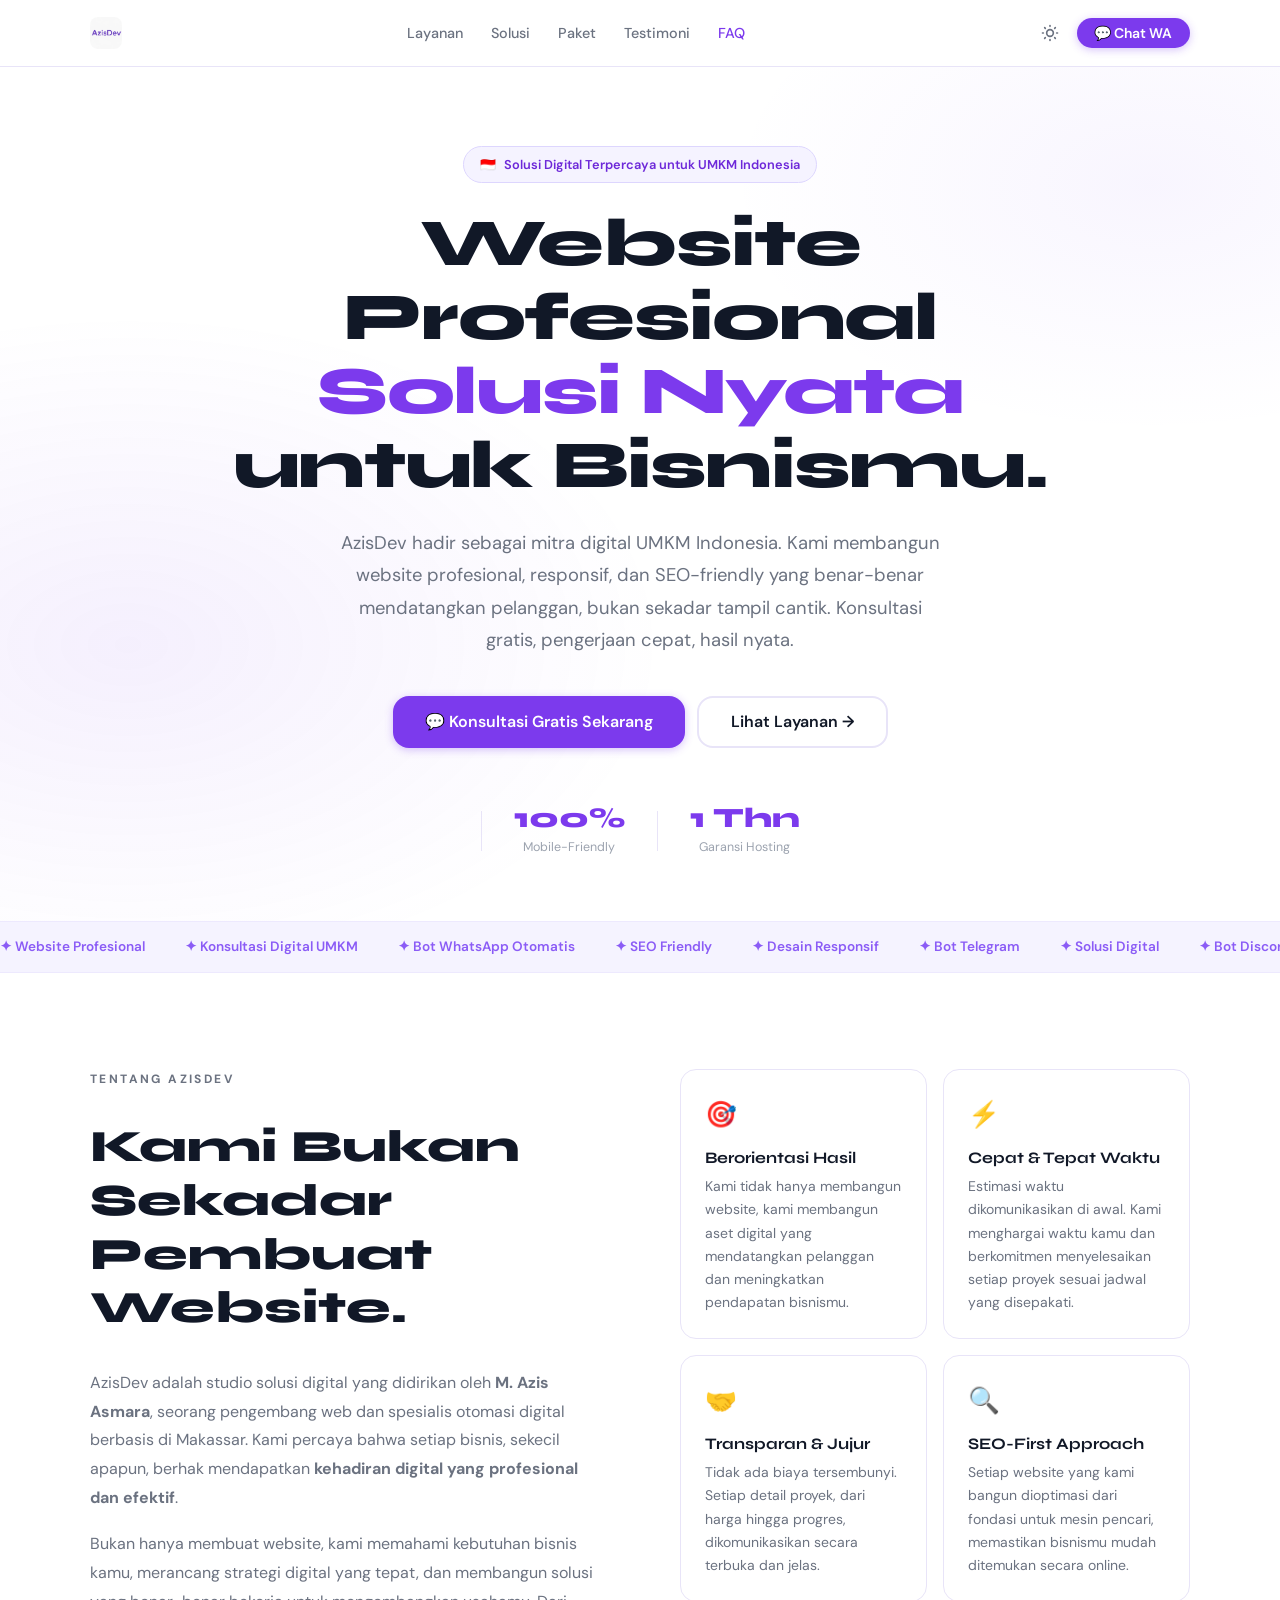
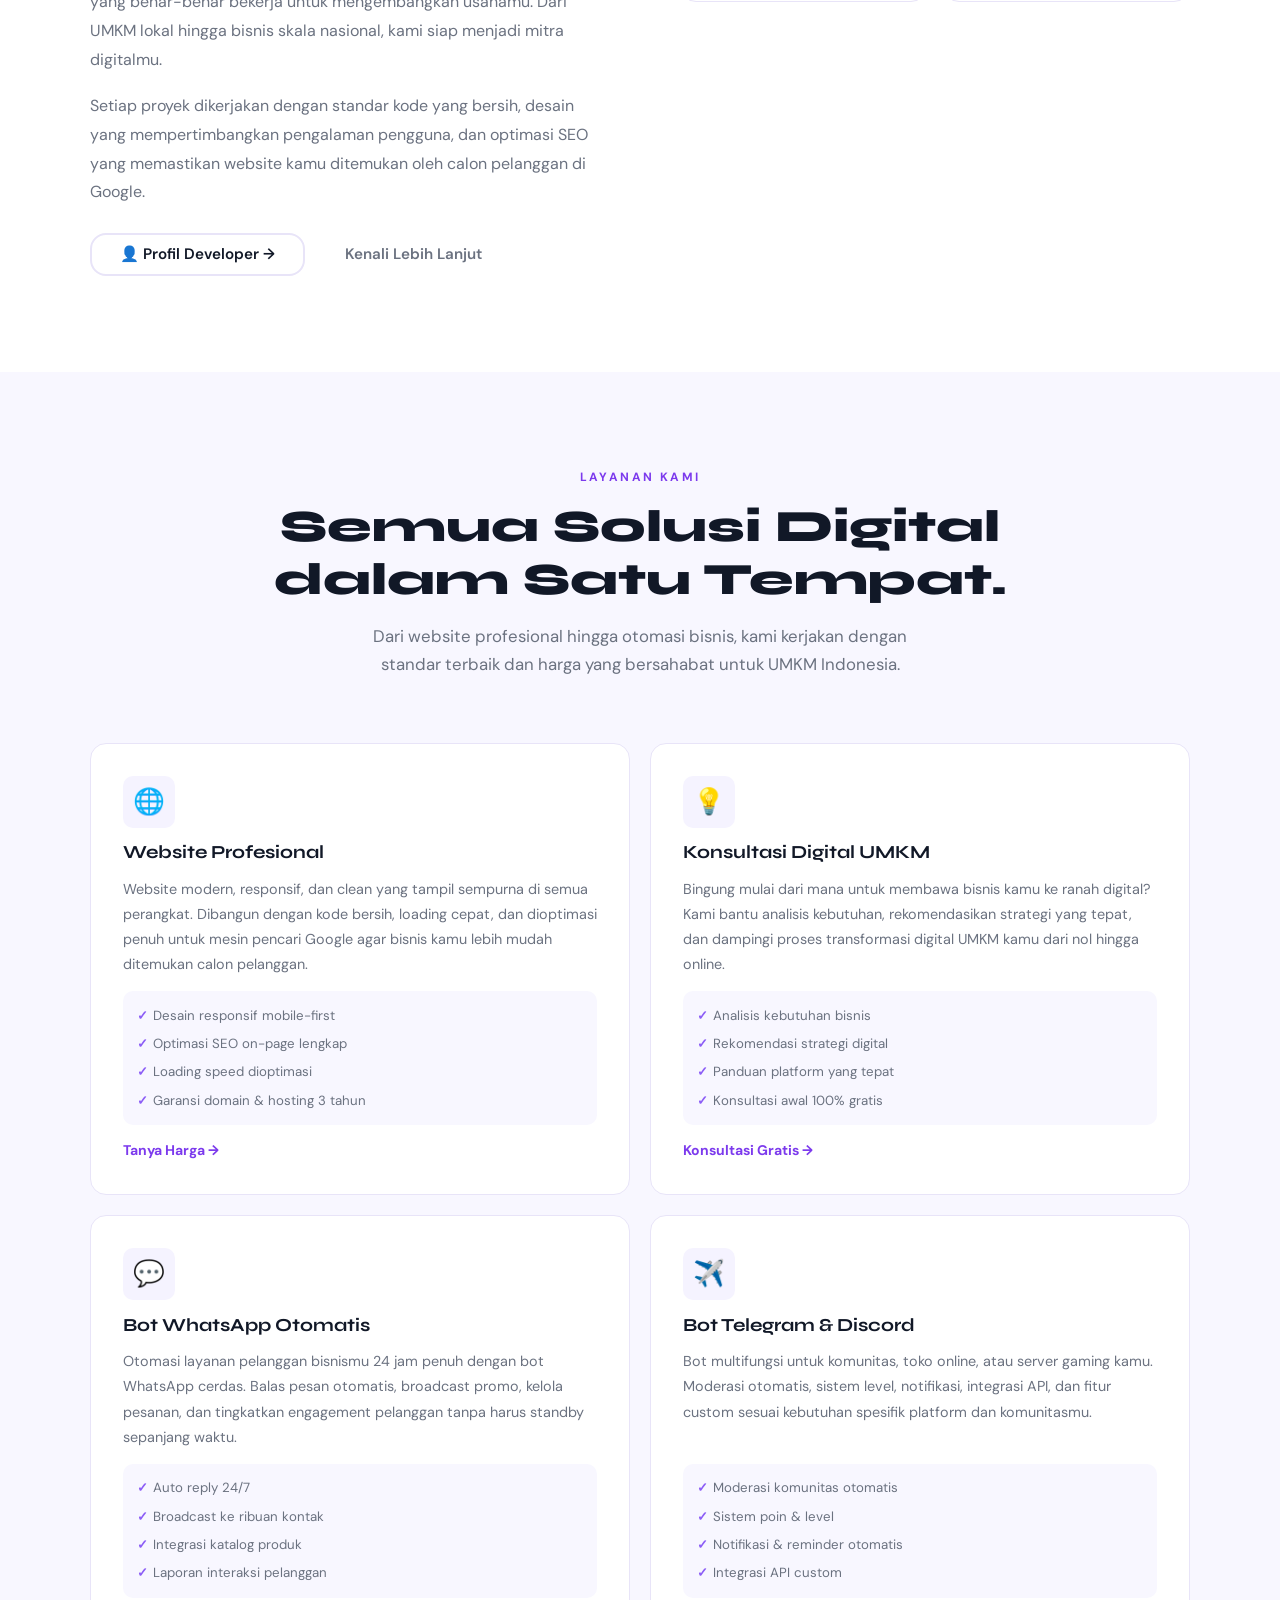
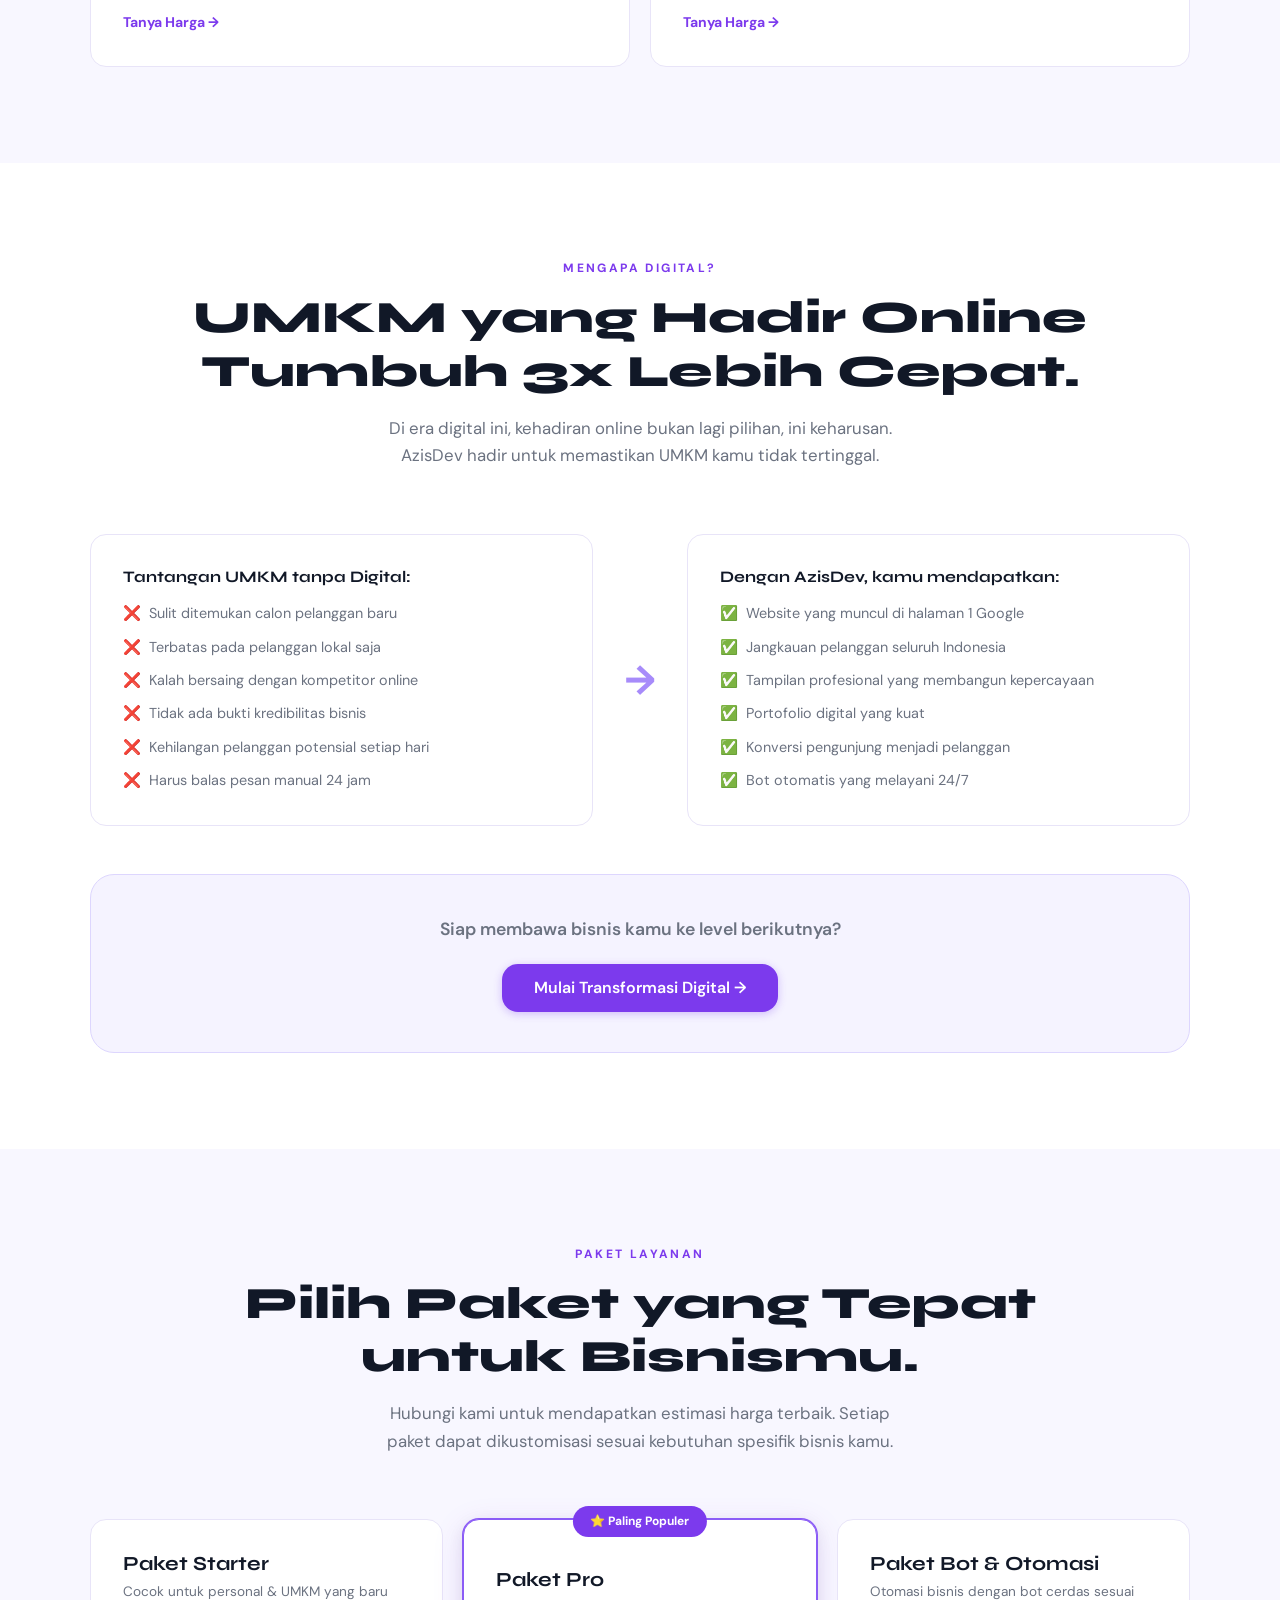
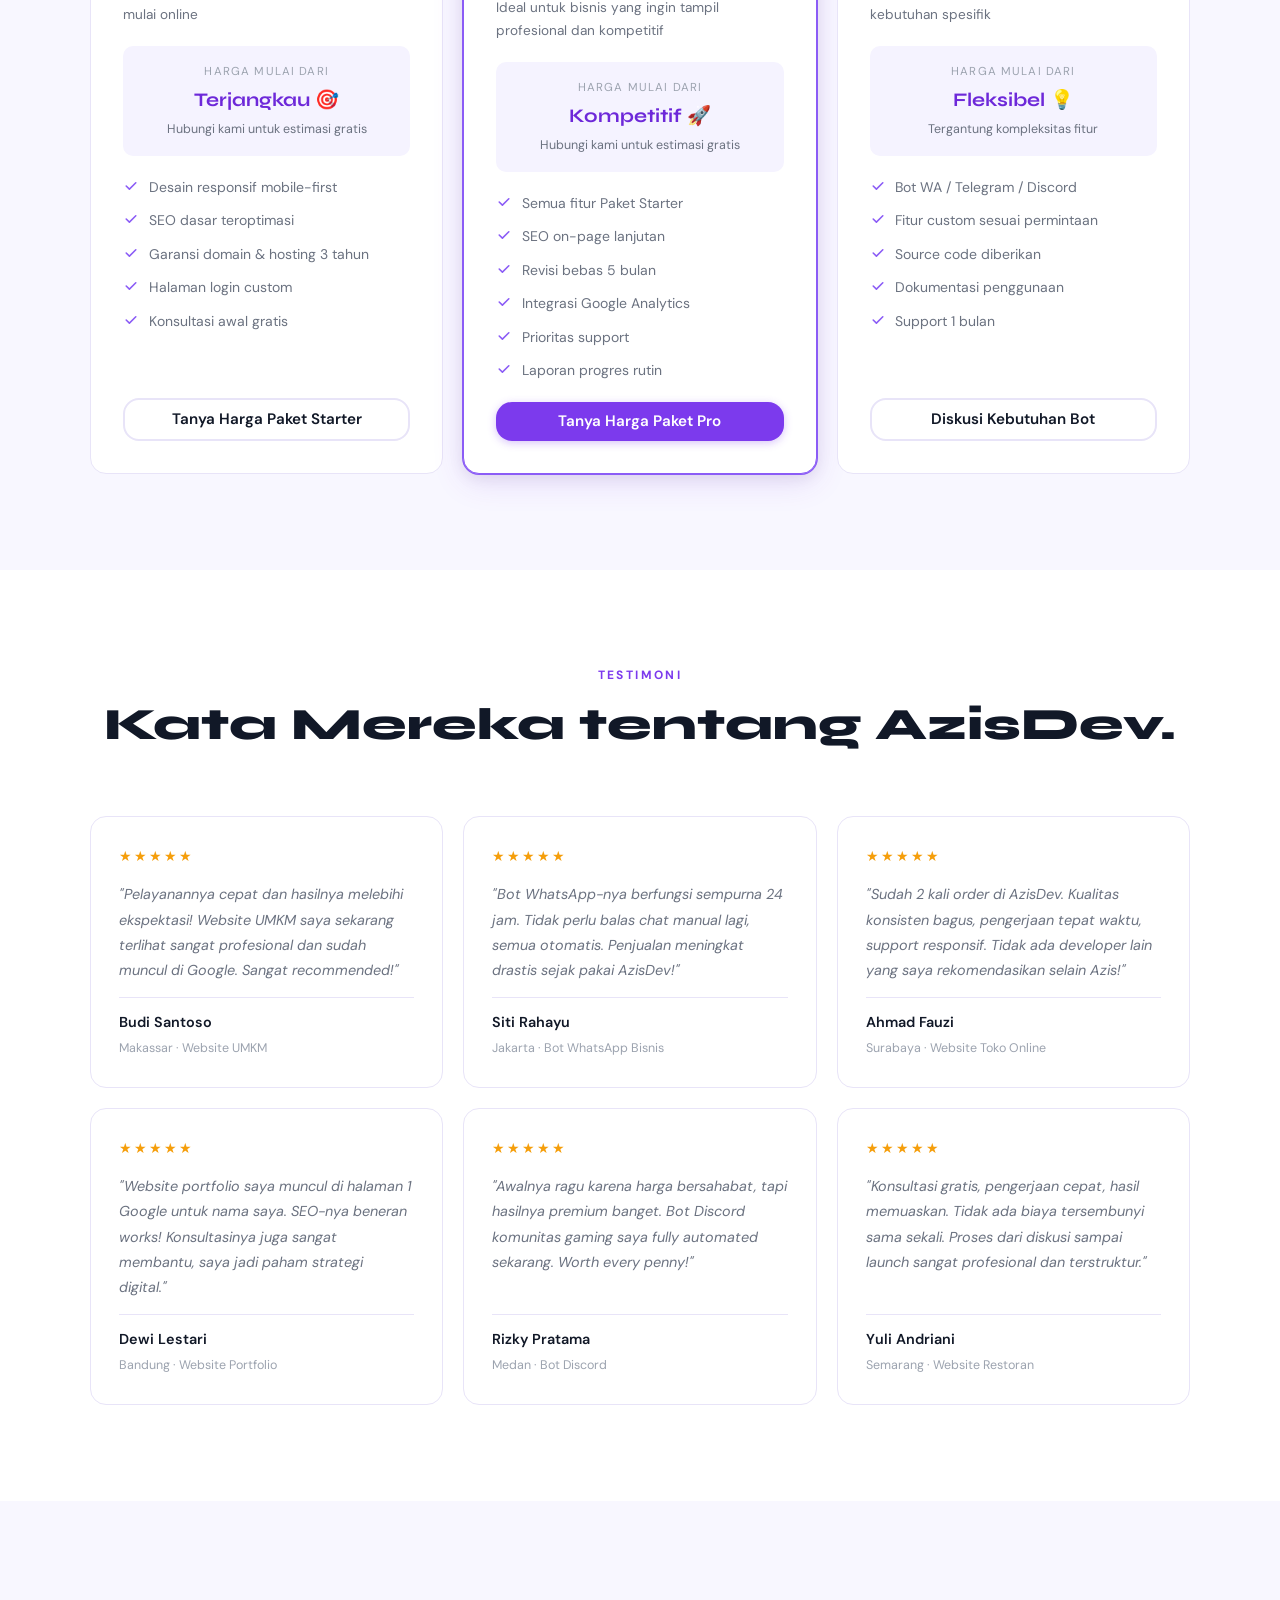
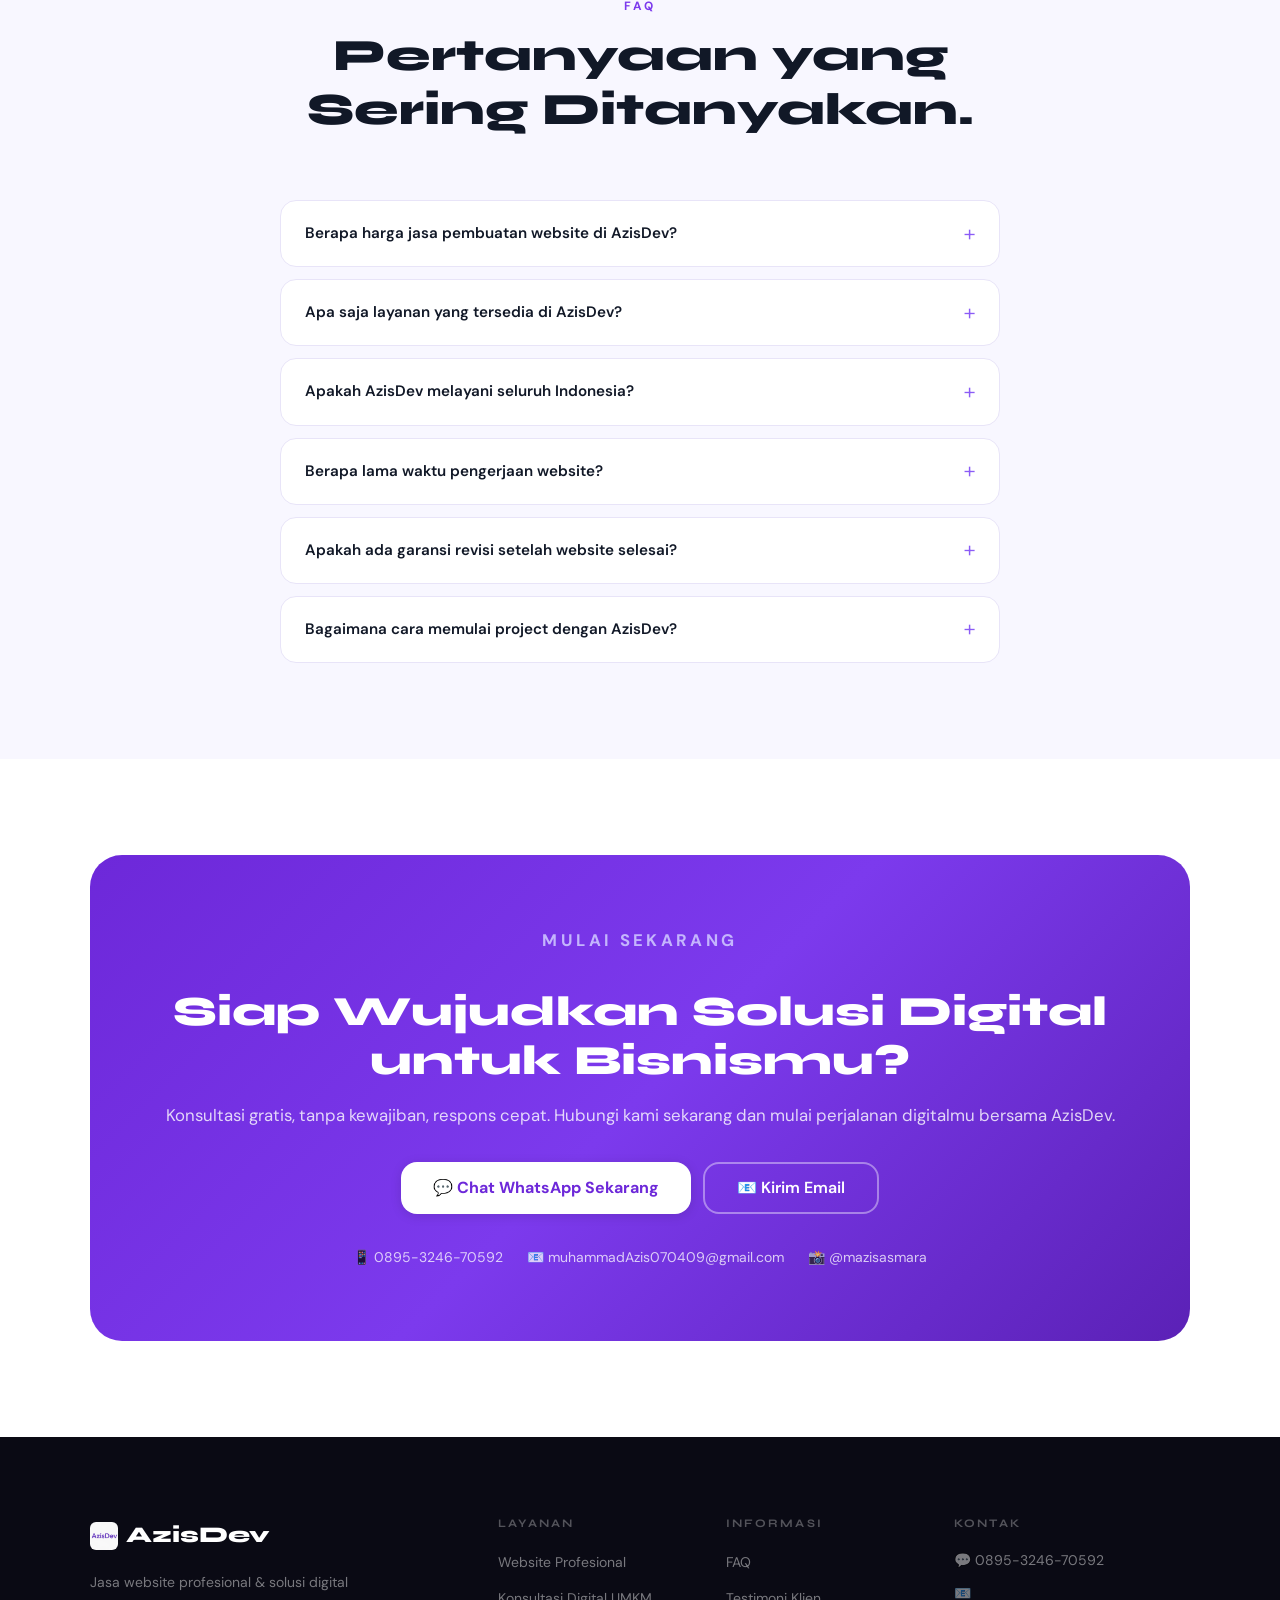
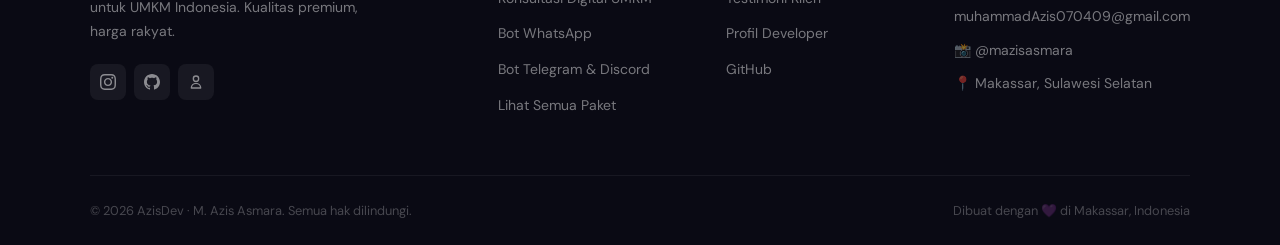
<file: index.html>
<!DOCTYPE html>
<html lang="id" prefix="og: https://ogp.me/ns#">
<head>
  <!-- ═══════════════════════════════════════════════
       CHARSET & VIEWPORT, wajib ada, pertama
  ═══════════════════════════════════════════════ -->
  <meta charset="UTF-8">
  <meta name="viewport" content="width=device-width, initial-scale=1.0">
  <meta http-equiv="X-UA-Compatible" content="IE=edge">

  <!-- ═══════════════════════════════════════════════
       PRIMARY SEO
  ═══════════════════════════════════════════════ -->
  <title>AzisDev – Jasa Website Profesional & Solusi Digital UMKM Termurah Indonesia</title>
  <meta name="description" content="AzisDev: Jasa pembuatan website profesional, bot WhatsApp otomatis, dan solusi digital UMKM terpercaya di Indonesia. Harga terjangkau, SEO-friendly, dan responsif. Konsultasi GRATIS!">
  <meta name="keywords" content="jasa website profesional, jasa pembuatan website, solusi digital UMKM, konsultasi website, jasa website murah indonesia, web developer indonesia, jasa website UMKM, azisdev, M Azis Asmara, website bisnis indonesia, jasa bot whatsapp, jasa bot telegram">
  <meta name="author" content="M. Azis Asmara – AzisDev">
  <meta name="robots" content="index, follow, max-snippet:-1, max-image-preview:large, max-video-preview:-1">
  <meta name="theme-color" content="#7c3aed">
  <meta name="copyright" content="AzisDev 2026">
  <meta name="language" content="Indonesian">
  <meta name="revisit-after" content="7 days">
  <meta name="category" content="Web Development, Digital Solutions">
  <meta name="coverage" content="Indonesia">
  <meta name="distribution" content="Global">
  <meta name="rating" content="General">
  <meta name="geo.region" content="ID-SN">
  <meta name="geo.placename" content="Makassar">
  <meta name="geo.position" content="-5.1477;119.4327">
  <meta name="ICBM" content="-5.1477, 119.4327">

  <!-- ═══════════════════════════════════════════════
       CANONICAL
  ═══════════════════════════════════════════════ -->
  <link rel="canonical" href="https://azisdev.biz.id/">

  <!-- ═══════════════════════════════════════════════
       OPEN GRAPH
  ═══════════════════════════════════════════════ -->
  <meta property="og:type" content="website">
  <meta property="og:site_name" content="AzisDev">
  <meta property="og:locale" content="id_ID">
  <meta property="og:title" content="AzisDev – Jasa Website Profesional & Solusi Digital UMKM">
  <meta property="og:description" content="Bangun kehadiran digital bisnismu sekarang! Jasa website profesional, bot WhatsApp, dan solusi teknologi untuk UMKM. Konsultasi gratis!">
  <meta property="og:url" content="https://azisdev.biz.id/">
  <meta property="og:image" content="https://azisdev.biz.id/img/logo.webp">
  <meta property="og:image:secure_url" content="https://azisdev.biz.id/img/logo.webp">
  <meta property="og:image:width" content="500">
  <meta property="og:image:height" content="500">
  <meta property="og:image:alt" content="AzisDev – Jasa Website & Solusi Digital UMKM Indonesia">

  <!-- ═══════════════════════════════════════════════
       TWITTER CARD
  ═══════════════════════════════════════════════ -->
  <meta name="twitter:card" content="summary_large_image">
  <meta name="twitter:site" content="@mazisasmara">
  <meta name="twitter:creator" content="@mazisasmara">
  <meta name="twitter:title" content="AzisDev – Jasa Website Profesional & Solusi Digital UMKM">
  <meta name="twitter:description" content="Jasa pembuatan website profesional dan solusi digital untuk UMKM Indonesia. Responsif, SEO-friendly, harga terjangkau.">
  <meta name="twitter:image" content="https://azisdev.biz.id/img/logo.webp">
  <meta name="twitter:image:alt" content="Logo AzisDev – Solusi Digital Terpercaya">
  <meta name="twitter:label1" content="Layanan Utama">
  <meta name="twitter:data1" content="Website & Otomasi Bot">
  <meta name="twitter:label2" content="Konsultasi">
  <meta name="twitter:data2" content="GRATIS via WhatsApp">
  <meta name="apple-mobile-web-app-title" content="AzisDev">
  <meta name="application-name" content="AzisDev">

  <!-- ═══════════════════════════════════════════════
       FAVICON
  ═══════════════════════════════════════════════ -->
  <link rel="apple-touch-icon" sizes="180x180" href="/img/favicon_io/apple-touch-icon.png">
  <link rel="icon" type="image/png" sizes="32x32" href="/img/favicon_io/favicon-32x32.png">
  <link rel="icon" type="image/png" sizes="16x16" href="/img/favicon_io/favicon-16x16.png">
  <link rel="manifest" href="/img/favicon_io/site.webmanifest">
  <link rel="mask-icon" href="/img/favicon_io/safari-pinned-tab.svg" color="#5bbad5">
  <link rel="shortcut icon" href="/img/favicon_io/favicon.ico">
  <meta name="msapplication-TileColor" content="#da532c">
  <meta name="msapplication-config" content="/img/favicon_io/browserconfig.xml">
  <meta name="theme-color" content="#ffffff">

  <!-- ═══════════════════════════════════════════════
       SCHEMA.ORG STRUCTURED DATA
  ═══════════════════════════════════════════════ -->
  <script type="application/ld+json">
  {
    "@context": "https://schema.org",
    "@graph": [
      {
        "@type": "WebSite",
        "@id": "https://azisdev.biz.id/#website",
        "url": "https://azisdev.biz.id/",
        "name": "AzisDev",
        "description": "Jasa website profesional dan solusi digital untuk UMKM Indonesia",
        "inLanguage": ["id-ID", "en-US"],
        "publisher": { "@id": "https://azisdev.biz.id/#business" }
      },
      {
        "@type": "ProfessionalService",
        "@id": "https://azisdev.biz.id/#business",
        "name": "AzisDev",
        "alternateName": "Azis Dev",
        "url": "https://azisdev.biz.id/",
        "logo": {
          "@type": "ImageObject",
          "url": "https://azisdev.biz.id/img/logo.webp",
          "width": "500",
          "height": "500"
        },
        "image": "https://azisdev.biz.id/img/logo.webp",
        "description": "AzisDev menyediakan jasa pembuatan website profesional, konsultasi digital, dan solusi teknologi untuk UMKM di seluruh Indonesia.",
        "founder": {
          "@type": "Person",
          "name": "M. Azis Asmara",
          "url": "https://azisasmara.my.id/",
          "sameAs": [
            "https://www.instagram.com/mazisasmara",
            "https://github.com/mazisasmara"
          ]
        },
        "telephone": "+62895324670592",
        "email": "muhammadAzis070409@gmail.com",
        "priceRange": "$$",
        "paymentAccepted": "Bank Transfer, E-Wallet",
        "currenciesAccepted": "IDR",
        "address": {
          "@type": "PostalAddress",
          "addressLocality": "Makassar",
          "addressRegion": "Sulawesi Selatan",
          "addressCountry": "ID"
        },
        "geo": {
          "@type": "GeoCoordinates",
          "latitude": -5.1477,
          "longitude": 119.4327
        },
        "areaServed": {
          "@type": "Country",
          "name": "Indonesia"
        },
        "serviceType": ["Website Development", "Digital Consulting", "UMKM Digital Solutions", "WhatsApp Bot", "Telegram Bot"],
        "openingHours": "Mo-Su 08:00-22:00",
        "contactPoint": {
          "@type": "ContactPoint",
          "telephone": "+62895324670592",
          "contactType": "customer service",
          "availableLanguage": ["Indonesian", "English"]
        },
        "sameAs": [
          "https://www.instagram.com/mazisasmara",
          "https://github.com/mazisasmara",
          "https://azisasmara.my.id/"
        ],
        "aggregateRating": {
          "@type": "AggregateRating",
          "ratingValue": "5.0",
          "reviewCount": "24",
          "bestRating": "5",
          "worstRating": "1"
        }
      },
      {
        "@type": "BreadcrumbList",
        "itemListElement": [
          {
            "@type": "ListItem",
            "position": 1,
            "name": "Beranda",
            "item": "https://azisdev.biz.id/"
          }
        ]
      },
      {
        "@type": "FAQPage",
        "mainEntity": [
          {
            "@type": "Question",
            "name": "Berapa harga jasa pembuatan website di AzisDev?",
            "acceptedAnswer": {
              "@type": "Answer",
              "text": "Harga kami sangat kompetitif dan disesuaikan dengan kebutuhan proyek. Hubungi kami via WhatsApp untuk konsultasi dan estimasi harga gratis tanpa kewajiban apapun."
            }
          },
          {
            "@type": "Question",
            "name": "Apa saja layanan yang tersedia di AzisDev?",
            "acceptedAnswer": {
              "@type": "Answer",
              "text": "AzisDev menyediakan jasa pembuatan website profesional, konsultasi digital untuk UMKM, bot WhatsApp otomatis, bot Telegram, bot Discord, dan solusi teknologi custom sesuai kebutuhan bisnis."
            }
          },
          {
            "@type": "Question",
            "name": "Apakah AzisDev melayani seluruh Indonesia?",
            "acceptedAnswer": {
              "@type": "Answer",
              "text": "Ya, AzisDev melayani klien dari seluruh Indonesia secara online. Konsultasi dilakukan via WhatsApp dan pengerjaan dilakukan secara remote."
            }
          },
          {
            "@type": "Question",
            "name": "Berapa lama pengerjaan website?",
            "acceptedAnswer": {
              "@type": "Answer",
              "text": "Estimasi waktu pengerjaan dikomunikasikan di awal sesuai kompleksitas proyek. Landing page sederhana bisa selesai dalam 1-3 hari kerja, website kompleks 1-2 minggu."
            }
          }
        ]
      }
    ]
  }
  </script>

  <!-- ═══════════════════════════════════════════════
       PRECONNECT & FONTS
  ═══════════════════════════════════════════════ -->
  <link rel="preconnect" href="https://fonts.googleapis.com">
  <link rel="preconnect" href="https://fonts.gstatic.com" crossorigin>
  <link href="https://fonts.googleapis.com/css2?family=Syne:wght@600;700;800&family=DM+Sans:ital,opsz,wght@0,9..40,300;0,9..40,400;0,9..40,500;0,9..40,600;1,9..40,400&display=swap" rel="stylesheet">

  <!-- ═══════════════════════════════════════════════
       STYLES
  ═══════════════════════════════════════════════ -->
  <link rel="stylesheet" href="style.css">
</head>

<body>

<!-- ═══════════════════ SKIP NAV (accessibility) ═══════════════════ -->
<a href="#main" class="skip-nav">Langsung ke konten utama</a>

<!-- ═══════════════════════════════════════════════
     NAVBAR
═══════════════════════════════════════════════ -->
<header role="banner">
  <nav class="nav" id="nav" aria-label="Navigasi utama">
    <div class="nav__inner">

      <!-- Logo -->
      <a href="/" class="nav__logo" aria-label="AzisDev – Beranda">
        <img src="/img/logo.webp" alt="AzisDev logo - Jasa Website Profesional" width="32" height="32" class="nav__logo-img" fetchpriority="high">
        <!-- <span class="nav__logo-text"><span class="accent">Azis</span>Dev</span> -->
      </a>

      <!-- Desktop links -->
      <ul class="nav__links" role="list">
        <li><a href="#layanan" class="nav__link">Layanan</a></li>
        <li><a href="#solusi" class="nav__link">Solusi</a></li>
        <li><a href="#paket" class="nav__link">Paket</a></li>
        <li><a href="#testimoni" class="nav__link">Testimoni</a></li>
        <li><a href="#faq" class="nav__link">FAQ</a></li>
      </ul>

      <!-- Right actions -->
      <div class="nav__actions">
        <button class="btn-theme" id="themeBtn" aria-label="Toggle dark mode" title="Ganti tema">
          <svg class="icon-sun" aria-hidden="true" fill="none" stroke="currentColor" stroke-width="2" viewBox="0 0 24 24"><path stroke-linecap="round" stroke-linejoin="round" d="M12 3v1m0 16v1m9-9h-1M4 12H3m15.364 6.364l-.707-.707M6.343 6.343l-.707-.707m12.728 0l-.707.707M6.343 17.657l-.707.707M16 12a4 4 0 11-8 0 4 4 0 018 0z"/></svg>
          <svg class="icon-moon" aria-hidden="true" fill="none" stroke="currentColor" stroke-width="2" viewBox="0 0 24 24"><path stroke-linecap="round" stroke-linejoin="round" d="M20.354 15.354A9 9 0 018.646 3.646 9.003 9.003 0 0012 21a9.003 9.003 0 008.354-5.646z"/></svg>
        </button>
        <a href="https://wa.me/62895324670592?text=Halo%20AzisDev%2C%20saya%20ingin%20konsultasi" class="btn btn--primary btn--sm" target="_blank" rel="noopener noreferrer" aria-label="Chat WhatsApp AzisDev">
          💬 Chat WA
        </a>
        <button class="nav__burger" id="burger" aria-label="Buka menu" aria-expanded="false" aria-controls="mobileMenu">
          <span></span><span></span><span></span>
        </button>
      </div>
    </div>

    <!-- Mobile menu -->
    <div class="nav__mobile" id="mobileMenu" role="dialog" aria-label="Menu navigasi mobile" hidden>
      <ul role="list">
        <li><a href="#layanan" class="nav__link">Layanan</a></li>
        <li><a href="#solusi" class="nav__link">Solusi</a></li>
        <li><a href="#paket" class="nav__link">Paket</a></li>
        <li><a href="#testimoni" class="nav__link">Testimoni</a></li>
        <li><a href="#faq" class="nav__link">FAQ</a></li>
      </ul>
      <a href="https://wa.me/62895324670592?text=Halo%20AzisDev%2C%20saya%20ingin%20konsultasi" class="btn btn--primary" target="_blank" rel="noopener noreferrer">💬 Chat WhatsApp</a>
    </div>
  </nav>
</header>

<!-- ═══════════════════════════════════════════════
     MAIN CONTENT
═══════════════════════════════════════════════ -->
<main id="main" role="main">

  <!-- ─── HERO ─── -->
  <section class="hero" aria-labelledby="hero-heading">
    <div class="hero__bg" aria-hidden="true"></div>
    <div class="container">
      <div class="hero__content">

        <div class="badge animate-fade-up" role="text">
          <span aria-hidden="true">🇮🇩</span>
          Solusi Digital Terpercaya untuk UMKM Indonesia
        </div>

        <h1 id="hero-heading" class="hero__title animate-fade-up" style="animation-delay:.1s">
          Website Profesional<br>
          <span class="accent">Solusi Nyata</span><br>
          untuk Bisnismu.
        </h1>

        <p class="hero__desc animate-fade-up" style="animation-delay:.2s">
          AzisDev hadir sebagai mitra digital UMKM Indonesia. Kami membangun website profesional, responsif, dan SEO-friendly yang benar-benar mendatangkan pelanggan, bukan sekadar tampil cantik. Konsultasi gratis, pengerjaan cepat, hasil nyata.
        </p>

        <div class="hero__cta animate-fade-up" style="animation-delay:.3s">
          <a href="https://wa.me/62895324670592?text=Halo%20AzisDev%2C%20saya%20ingin%20konsultasi%20gratis" class="btn btn--primary btn--lg" target="_blank" rel="noopener noreferrer">
            💬 Konsultasi Gratis Sekarang
          </a>
          <a href="#layanan" class="btn btn--outline btn--lg">
            Lihat Layanan →
          </a>
        </div>

        <div class="hero__stats animate-fade-up" style="animation-delay:.4s" role="list" aria-label="Statistik AzisDev">
          
          <div class="stat__divider" aria-hidden="true"></div>
          <div class="stat" role="listitem">
            <strong class="stat__num">100%</strong>
            <span class="stat__label">Mobile-Friendly</span>
          </div>
          <div class="stat__divider" aria-hidden="true"></div>
          <div class="stat" role="listitem">
            <strong class="stat__num">1 Thn</strong>
            <span class="stat__label">Garansi Hosting</span>
          </div>
        </div>

      </div>
    </div>
  </section>

  <!-- ─── MARQUEE ─── -->
  <div class="marquee" aria-hidden="true">
    <div class="marquee__track">
      <div class="marquee__inner">
        <span>✦ Website Profesional</span><span>✦ Konsultasi Digital UMKM</span><span>✦ Bot WhatsApp Otomatis</span><span>✦ SEO Friendly</span><span>✦ Desain Responsif</span><span>✦ Bot Telegram</span><span>✦ Solusi Digital</span><span>✦ Bot Discord</span><span>✦ Harga Terjangkau</span><span>✦ Garansi 3 Tahun</span>
        <span>✦ Website Profesional</span><span>✦ Konsultasi Digital UMKM</span><span>✦ Bot WhatsApp Otomatis</span><span>✦ SEO Friendly</span><span>✦ Desain Responsif</span><span>✦ Bot Telegram</span><span>✦ Solusi Digital</span><span>✦ Bot Discord</span><span>✦ Harga Terjangkau</span><span>✦ Garansi 3 Tahun</span>
      </div>
    </div>
  </div>

  <!-- ─── TENTANG ─── -->
  <section class="section about" aria-labelledby="about-heading">
    <div class="container">
      <div class="about__grid">
        <div class="about__text">
          <p class="section-label">Tentang AzisDev</p>
          <h2 id="about-heading" class="section-title aos">Kami Bukan Sekadar Pembuat Website.</h2>
          <p class="aos" style="animation-delay:.1s">
            AzisDev adalah studio solusi digital yang didirikan oleh <strong>M. Azis Asmara</strong>, seorang pengembang web dan spesialis otomasi digital berbasis di Makassar. Kami percaya bahwa setiap bisnis, sekecil apapun, berhak mendapatkan <strong>kehadiran digital yang profesional dan efektif</strong>.
          </p>
          <p class="aos" style="animation-delay:.18s">
            Bukan hanya membuat website, kami memahami kebutuhan bisnis kamu, merancang strategi digital yang tepat, dan membangun solusi yang benar-benar bekerja untuk mengembangkan usahamu. Dari UMKM lokal hingga bisnis skala nasional, kami siap menjadi mitra digitalmu.
          </p>
          <p class="aos" style="animation-delay:.26s">
            Setiap proyek dikerjakan dengan standar kode yang bersih, desain yang mempertimbangkan pengalaman pengguna, dan optimasi SEO yang memastikan website kamu ditemukan oleh calon pelanggan di Google.
          </p>
          <div class="about__actions aos" style="animation-delay:.34s">
            <a href="https://azisasmara.my.id/" class="btn btn--outline" target="_blank" rel="noopener noreferrer" aria-label="Lihat profil M. Azis Asmara">
              👤 Profil Developer →
            </a>
            <a href="https://wa.me/62895324670592?text=Halo%20Azis%2C%20saya%20ingin%20tahu%20lebih%20tentang%20AzisDev" class="btn btn--ghost" target="_blank" rel="noopener noreferrer">
              Kenali Lebih Lanjut
            </a>
          </div>
        </div>
        <div class="about__values aos" aria-label="Nilai-nilai AzisDev">
          <div class="value-card">
            <div class="value-card__icon" aria-hidden="true">🎯</div>
            <h3>Berorientasi Hasil</h3>
            <p>Kami tidak hanya membangun website, kami membangun aset digital yang mendatangkan pelanggan dan meningkatkan pendapatan bisnismu.</p>
          </div>
          <div class="value-card">
            <div class="value-card__icon" aria-hidden="true">⚡</div>
            <h3>Cepat & Tepat Waktu</h3>
            <p>Estimasi waktu dikomunikasikan di awal. Kami menghargai waktu kamu dan berkomitmen menyelesaikan setiap proyek sesuai jadwal yang disepakati.</p>
          </div>
          <div class="value-card">
            <div class="value-card__icon" aria-hidden="true">🤝</div>
            <h3>Transparan & Jujur</h3>
            <p>Tidak ada biaya tersembunyi. Setiap detail proyek, dari harga hingga progres, dikomunikasikan secara terbuka dan jelas.</p>
          </div>
          <div class="value-card">
            <div class="value-card__icon" aria-hidden="true">🔍</div>
            <h3>SEO-First Approach</h3>
            <p>Setiap website yang kami bangun dioptimasi dari fondasi untuk mesin pencari, memastikan bisnismu mudah ditemukan secara online.</p>
          </div>
        </div>
      </div>
    </div>
  </section>

  <!-- ─── LAYANAN ─── -->
  <section class="section services bg-alt" id="layanan" aria-labelledby="services-heading">
    <div class="container">
      <div class="section-header">
        <p class="section-label">Layanan Kami</p>
        <h2 id="services-heading" class="section-title aos">Semua Solusi Digital<br>dalam Satu Tempat.</h2>
        <p class="section-sub aos">Dari website profesional hingga otomasi bisnis, kami kerjakan dengan standar terbaik dan harga yang bersahabat untuk UMKM Indonesia.</p>
      </div>

      <div class="services__grid">

        <article class="service-card aos" aria-labelledby="svc1">
          <div class="service-card__icon" aria-hidden="true">🌐</div>
          <h3 id="svc1">Website Profesional</h3>
          <p>Website modern, responsif, dan clean yang tampil sempurna di semua perangkat. Dibangun dengan kode bersih, loading cepat, dan dioptimasi penuh untuk mesin pencari Google agar bisnis kamu lebih mudah ditemukan calon pelanggan.</p>
          <ul class="service-card__features" aria-label="Fitur website profesional">
            <li>Desain responsif mobile-first</li>
            <li>Optimasi SEO on-page lengkap</li>
            <li>Loading speed dioptimasi</li>
            <li>Garansi domain & hosting 3 tahun</li>
          </ul>
          <a href="https://wa.me/62895324670592?text=Halo%20AzisDev%2C%20saya%20tertarik%20jasa%20website%20profesional" class="service-card__cta" target="_blank" rel="noopener noreferrer">Tanya Harga →</a>
        </article>

        <article class="service-card aos" style="animation-delay:.1s" aria-labelledby="svc2">
          <div class="service-card__icon" aria-hidden="true">💡</div>
          <h3 id="svc2">Konsultasi Digital UMKM</h3>
          <p>Bingung mulai dari mana untuk membawa bisnis kamu ke ranah digital? Kami bantu analisis kebutuhan, rekomendasikan strategi yang tepat, dan dampingi proses transformasi digital UMKM kamu dari nol hingga online.</p>
          <ul class="service-card__features" aria-label="Fitur konsultasi digital">
            <li>Analisis kebutuhan bisnis</li>
            <li>Rekomendasi strategi digital</li>
            <li>Panduan platform yang tepat</li>
            <li>Konsultasi awal 100% gratis</li>
          </ul>
          <a href="https://wa.me/62895324670592?text=Halo%20AzisDev%2C%20saya%20butuh%20konsultasi%20digital%20untuk%20UMKM" class="service-card__cta" target="_blank" rel="noopener noreferrer">Konsultasi Gratis →</a>
        </article>

        <article class="service-card aos" style="animation-delay:.2s" aria-labelledby="svc3">
          <div class="service-card__icon" aria-hidden="true">💬</div>
          <h3 id="svc3">Bot WhatsApp Otomatis</h3>
          <p>Otomasi layanan pelanggan bisnismu 24 jam penuh dengan bot WhatsApp cerdas. Balas pesan otomatis, broadcast promo, kelola pesanan, dan tingkatkan engagement pelanggan tanpa harus standby sepanjang waktu.</p>
          <ul class="service-card__features" aria-label="Fitur bot WhatsApp">
            <li>Auto reply 24/7</li>
            <li>Broadcast ke ribuan kontak</li>
            <li>Integrasi katalog produk</li>
            <li>Laporan interaksi pelanggan</li>
          </ul>
          <a href="https://wa.me/62895324670592?text=Halo%20AzisDev%2C%20saya%20tertarik%20jasa%20bot%20WhatsApp" class="service-card__cta" target="_blank" rel="noopener noreferrer">Tanya Harga →</a>
        </article>

        <article class="service-card aos" style="animation-delay:.3s" aria-labelledby="svc4">
          <div class="service-card__icon" aria-hidden="true">✈️</div>
          <h3 id="svc4">Bot Telegram & Discord</h3>
          <p>Bot multifungsi untuk komunitas, toko online, atau server gaming kamu. Moderasi otomatis, sistem level, notifikasi, integrasi API, dan fitur custom sesuai kebutuhan spesifik platform dan komunitasmu.</p>
          <ul class="service-card__features" aria-label="Fitur bot Telegram Discord">
            <li>Moderasi komunitas otomatis</li>
            <li>Sistem poin & level</li>
            <li>Notifikasi & reminder otomatis</li>
            <li>Integrasi API custom</li>
          </ul>
          <a href="https://wa.me/62895324670592?text=Halo%20AzisDev%2C%20saya%20tertarik%20jasa%20bot%20Telegram%20atau%20Discord" class="service-card__cta" target="_blank" rel="noopener noreferrer">Tanya Harga →</a>
        </article>

      </div>
    </div>
  </section>

  <!-- ─── SOLUSI UMKM ─── -->
  <section class="section solution" id="solusi" aria-labelledby="solution-heading">
    <div class="container">
      <div class="section-header">
        <p class="section-label">Mengapa Digital?</p>
        <h2 id="solution-heading" class="section-title aos">UMKM yang Hadir Online<br>Tumbuh 3x Lebih Cepat.</h2>
        <p class="section-sub aos">Di era digital ini, kehadiran online bukan lagi pilihan, ini keharusan. AzisDev hadir untuk memastikan UMKM kamu tidak tertinggal.</p>
      </div>

      <div class="solution__grid">
        <div class="solution__problems aos">
          <h3>Tantangan UMKM tanpa Digital:</h3>
          <ul class="problem-list" role="list">
            <li role="listitem"><span aria-hidden="true">❌</span> Sulit ditemukan calon pelanggan baru</li>
            <li role="listitem"><span aria-hidden="true">❌</span> Terbatas pada pelanggan lokal saja</li>
            <li role="listitem"><span aria-hidden="true">❌</span> Kalah bersaing dengan kompetitor online</li>
            <li role="listitem"><span aria-hidden="true">❌</span> Tidak ada bukti kredibilitas bisnis</li>
            <li role="listitem"><span aria-hidden="true">❌</span> Kehilangan pelanggan potensial setiap hari</li>
            <li role="listitem"><span aria-hidden="true">❌</span> Harus balas pesan manual 24 jam</li>
          </ul>
        </div>
        <div class="solution__arrow aos" aria-hidden="true">→</div>
        <div class="solution__results aos" style="animation-delay:.15s">
          <h3>Dengan AzisDev, kamu mendapatkan:</h3>
          <ul class="result-list" role="list">
            <li role="listitem"><span aria-hidden="true">✅</span> Website yang muncul di halaman 1 Google</li>
            <li role="listitem"><span aria-hidden="true">✅</span> Jangkauan pelanggan seluruh Indonesia</li>
            <li role="listitem"><span aria-hidden="true">✅</span> Tampilan profesional yang membangun kepercayaan</li>
            <li role="listitem"><span aria-hidden="true">✅</span> Portofolio digital yang kuat</li>
            <li role="listitem"><span aria-hidden="true">✅</span> Konversi pengunjung menjadi pelanggan</li>
            <li role="listitem"><span aria-hidden="true">✅</span> Bot otomatis yang melayani 24/7</li>
          </ul>
        </div>
      </div>

      <div class="solution__cta aos">
        <p>Siap membawa bisnis kamu ke level berikutnya?</p>
        <a href="https://wa.me/62895324670592?text=Halo%20AzisDev%2C%20saya%20ingin%20konsultasi%20digital%20untuk%20bisnis%20saya" class="btn btn--primary btn--lg" target="_blank" rel="noopener noreferrer">
          Mulai Transformasi Digital →
        </a>
      </div>
    </div>
  </section>

  <!-- ─── PAKET ─── -->
  <section class="section packages bg-alt" id="paket" aria-labelledby="paket-heading">
    <div class="container">
      <div class="section-header">
        <p class="section-label">Paket Layanan</p>
        <h2 id="paket-heading" class="section-title aos">Pilih Paket yang Tepat<br>untuk Bisnismu.</h2>
        <p class="section-sub aos">Hubungi kami untuk mendapatkan estimasi harga terbaik. Setiap paket dapat dikustomisasi sesuai kebutuhan spesifik bisnis kamu.</p>
      </div>

      <div class="packages__grid">

        <article class="pkg-card aos" aria-labelledby="pkg1">
          <div class="pkg-card__header">
            <h3 id="pkg1">Paket Starter</h3>
            <p class="pkg-card__sub">Cocok untuk personal & UMKM yang baru mulai online</p>
          </div>
          <div class="pkg-card__price">
            <span class="pkg-card__price-label">Harga mulai dari</span>
            <span class="pkg-card__price-value">Terjangkau 🎯</span>
            <span class="pkg-card__price-note">Hubungi kami untuk estimasi gratis</span>
          </div>
          <ul class="pkg-card__features" aria-label="Fitur paket starter">
            <li><svg aria-hidden="true" viewBox="0 0 20 20" fill="currentColor"><path fill-rule="evenodd" d="M16.707 5.293a1 1 0 010 1.414l-8 8a1 1 0 01-1.414 0l-4-4a1 1 0 011.414-1.414L8 12.586l7.293-7.293a1 1 0 011.414 0z" clip-rule="evenodd"/></svg>Desain responsif mobile-first</li>
            <li><svg aria-hidden="true" viewBox="0 0 20 20" fill="currentColor"><path fill-rule="evenodd" d="M16.707 5.293a1 1 0 010 1.414l-8 8a1 1 0 01-1.414 0l-4-4a1 1 0 011.414-1.414L8 12.586l7.293-7.293a1 1 0 011.414 0z" clip-rule="evenodd"/></svg>SEO dasar teroptimasi</li>
            <li><svg aria-hidden="true" viewBox="0 0 20 20" fill="currentColor"><path fill-rule="evenodd" d="M16.707 5.293a1 1 0 010 1.414l-8 8a1 1 0 01-1.414 0l-4-4a1 1 0 011.414-1.414L8 12.586l7.293-7.293a1 1 0 011.414 0z" clip-rule="evenodd"/></svg>Garansi domain & hosting 3 tahun</li>
            <li><svg aria-hidden="true" viewBox="0 0 20 20" fill="currentColor"><path fill-rule="evenodd" d="M16.707 5.293a1 1 0 010 1.414l-8 8a1 1 0 01-1.414 0l-4-4a1 1 0 011.414-1.414L8 12.586l7.293-7.293a1 1 0 011.414 0z" clip-rule="evenodd"/></svg>Halaman login custom</li>
            <li><svg aria-hidden="true" viewBox="0 0 20 20" fill="currentColor"><path fill-rule="evenodd" d="M16.707 5.293a1 1 0 010 1.414l-8 8a1 1 0 01-1.414 0l-4-4a1 1 0 011.414-1.414L8 12.586l7.293-7.293a1 1 0 011.414 0z" clip-rule="evenodd"/></svg>Konsultasi awal gratis</li>
          </ul>
          <a href="https://wa.me/62895324670592?text=Halo%20Azis%2C%20saya%20tertarik%20Paket%20Starter%20dan%20ingin%20tanya%20harga" class="btn btn--outline" target="_blank" rel="noopener noreferrer">Tanya Harga Paket Starter</a>
        </article>

        <article class="pkg-card pkg-card--popular aos" style="animation-delay:.12s" aria-labelledby="pkg2" aria-describedby="popular-badge">
          <div class="pkg-card__badge" id="popular-badge" role="text">⭐ Paling Populer</div>
          <div class="pkg-card__header">
            <h3 id="pkg2">Paket Pro</h3>
            <p class="pkg-card__sub">Ideal untuk bisnis yang ingin tampil profesional dan kompetitif</p>
          </div>
          <div class="pkg-card__price">
            <span class="pkg-card__price-label">Harga mulai dari</span>
            <span class="pkg-card__price-value">Kompetitif 🚀</span>
            <span class="pkg-card__price-note">Hubungi kami untuk estimasi gratis</span>
          </div>
          <ul class="pkg-card__features" aria-label="Fitur paket pro">
            <li><svg aria-hidden="true" viewBox="0 0 20 20" fill="currentColor"><path fill-rule="evenodd" d="M16.707 5.293a1 1 0 010 1.414l-8 8a1 1 0 01-1.414 0l-4-4a1 1 0 011.414-1.414L8 12.586l7.293-7.293a1 1 0 011.414 0z" clip-rule="evenodd"/></svg>Semua fitur Paket Starter</li>
            <li><svg aria-hidden="true" viewBox="0 0 20 20" fill="currentColor"><path fill-rule="evenodd" d="M16.707 5.293a1 1 0 010 1.414l-8 8a1 1 0 01-1.414 0l-4-4a1 1 0 011.414-1.414L8 12.586l7.293-7.293a1 1 0 011.414 0z" clip-rule="evenodd"/></svg>SEO on-page lanjutan</li>
            <li><svg aria-hidden="true" viewBox="0 0 20 20" fill="currentColor"><path fill-rule="evenodd" d="M16.707 5.293a1 1 0 010 1.414l-8 8a1 1 0 01-1.414 0l-4-4a1 1 0 011.414-1.414L8 12.586l7.293-7.293a1 1 0 011.414 0z" clip-rule="evenodd"/></svg>Revisi bebas 5 bulan</li>
            <li><svg aria-hidden="true" viewBox="0 0 20 20" fill="currentColor"><path fill-rule="evenodd" d="M16.707 5.293a1 1 0 010 1.414l-8 8a1 1 0 01-1.414 0l-4-4a1 1 0 011.414-1.414L8 12.586l7.293-7.293a1 1 0 011.414 0z" clip-rule="evenodd"/></svg>Integrasi Google Analytics</li>
            <li><svg aria-hidden="true" viewBox="0 0 20 20" fill="currentColor"><path fill-rule="evenodd" d="M16.707 5.293a1 1 0 010 1.414l-8 8a1 1 0 01-1.414 0l-4-4a1 1 0 011.414-1.414L8 12.586l7.293-7.293a1 1 0 011.414 0z" clip-rule="evenodd"/></svg>Prioritas support</li>
            <li><svg aria-hidden="true" viewBox="0 0 20 20" fill="currentColor"><path fill-rule="evenodd" d="M16.707 5.293a1 1 0 010 1.414l-8 8a1 1 0 01-1.414 0l-4-4a1 1 0 011.414-1.414L8 12.586l7.293-7.293a1 1 0 011.414 0z" clip-rule="evenodd"/></svg>Laporan progres rutin</li>
          </ul>
          <a href="https://wa.me/62895324670592?text=Halo%20Azis%2C%20saya%20tertarik%20Paket%20Pro%20dan%20ingin%20tanya%20harga" class="btn btn--primary" target="_blank" rel="noopener noreferrer">Tanya Harga Paket Pro</a>
        </article>

        <article class="pkg-card aos" style="animation-delay:.24s" aria-labelledby="pkg3">
          <div class="pkg-card__header">
            <h3 id="pkg3">Paket Bot & Otomasi</h3>
            <p class="pkg-card__sub">Otomasi bisnis dengan bot cerdas sesuai kebutuhan spesifik</p>
          </div>
          <div class="pkg-card__price">
            <span class="pkg-card__price-label">Harga mulai dari</span>
            <span class="pkg-card__price-value">Fleksibel 💡</span>
            <span class="pkg-card__price-note">Tergantung kompleksitas fitur</span>
          </div>
          <ul class="pkg-card__features" aria-label="Fitur paket bot">
            <li><svg aria-hidden="true" viewBox="0 0 20 20" fill="currentColor"><path fill-rule="evenodd" d="M16.707 5.293a1 1 0 010 1.414l-8 8a1 1 0 01-1.414 0l-4-4a1 1 0 011.414-1.414L8 12.586l7.293-7.293a1 1 0 011.414 0z" clip-rule="evenodd"/></svg>Bot WA / Telegram / Discord</li>
            <li><svg aria-hidden="true" viewBox="0 0 20 20" fill="currentColor"><path fill-rule="evenodd" d="M16.707 5.293a1 1 0 010 1.414l-8 8a1 1 0 01-1.414 0l-4-4a1 1 0 011.414-1.414L8 12.586l7.293-7.293a1 1 0 011.414 0z" clip-rule="evenodd"/></svg>Fitur custom sesuai permintaan</li>
            <li><svg aria-hidden="true" viewBox="0 0 20 20" fill="currentColor"><path fill-rule="evenodd" d="M16.707 5.293a1 1 0 010 1.414l-8 8a1 1 0 01-1.414 0l-4-4a1 1 0 011.414-1.414L8 12.586l7.293-7.293a1 1 0 011.414 0z" clip-rule="evenodd"/></svg>Source code diberikan</li>
            <li><svg aria-hidden="true" viewBox="0 0 20 20" fill="currentColor"><path fill-rule="evenodd" d="M16.707 5.293a1 1 0 010 1.414l-8 8a1 1 0 01-1.414 0l-4-4a1 1 0 011.414-1.414L8 12.586l7.293-7.293a1 1 0 011.414 0z" clip-rule="evenodd"/></svg>Dokumentasi penggunaan</li>
            <li><svg aria-hidden="true" viewBox="0 0 20 20" fill="currentColor"><path fill-rule="evenodd" d="M16.707 5.293a1 1 0 010 1.414l-8 8a1 1 0 01-1.414 0l-4-4a1 1 0 011.414-1.414L8 12.586l7.293-7.293a1 1 0 011.414 0z" clip-rule="evenodd"/></svg>Support 1 bulan</li>
          </ul>
          <a href="https://wa.me/62895324670592?text=Halo%20Azis%2C%20saya%20tertarik%20jasa%20bot%20otomasi%20dan%20ingin%20tanya%20harga" class="btn btn--outline" target="_blank" rel="noopener noreferrer">Diskusi Kebutuhan Bot</a>
        </article>

      </div>
    </div>
  </section>

  <!-- ─── TESTIMONI ─── -->
  <section class="section testimonials" id="testimoni" aria-labelledby="testi-heading">
    <div class="container">
      <div class="section-header">
        <p class="section-label">Testimoni</p>
        <h2 id="testi-heading" class="section-title aos">Kata Mereka tentang AzisDev.</h2>
      </div>
      <div class="testi__grid" role="list" aria-label="Testimoni klien AzisDev">

        <blockquote class="testi-card aos" role="listitem">
          <div class="testi-card__stars" aria-label="Rating 5 dari 5">★★★★★</div>
          <p>"Pelayanannya cepat dan hasilnya melebihi ekspektasi! Website UMKM saya sekarang terlihat sangat profesional dan sudah muncul di Google. Sangat recommended!"</p>
          <footer>
            <strong>Budi Santoso</strong>
            <span>Makassar · Website UMKM</span>
          </footer>
        </blockquote>

        <blockquote class="testi-card aos" style="animation-delay:.1s" role="listitem">
          <div class="testi-card__stars" aria-label="Rating 5 dari 5">★★★★★</div>
          <p>"Bot WhatsApp-nya berfungsi sempurna 24 jam. Tidak perlu balas chat manual lagi, semua otomatis. Penjualan meningkat drastis sejak pakai AzisDev!"</p>
          <footer>
            <strong>Siti Rahayu</strong>
            <span>Jakarta · Bot WhatsApp Bisnis</span>
          </footer>
        </blockquote>

        <blockquote class="testi-card aos" style="animation-delay:.2s" role="listitem">
          <div class="testi-card__stars" aria-label="Rating 5 dari 5">★★★★★</div>
          <p>"Sudah 2 kali order di AzisDev. Kualitas konsisten bagus, pengerjaan tepat waktu, support responsif. Tidak ada developer lain yang saya rekomendasikan selain Azis!"</p>
          <footer>
            <strong>Ahmad Fauzi</strong>
            <span>Surabaya · Website Toko Online</span>
          </footer>
        </blockquote>

        <blockquote class="testi-card aos" style="animation-delay:.3s" role="listitem">
          <div class="testi-card__stars" aria-label="Rating 5 dari 5">★★★★★</div>
          <p>"Website portfolio saya muncul di halaman 1 Google untuk nama saya. SEO-nya beneran works! Konsultasinya juga sangat membantu, saya jadi paham strategi digital."</p>
          <footer>
            <strong>Dewi Lestari</strong>
            <span>Bandung · Website Portfolio</span>
          </footer>
        </blockquote>

        <blockquote class="testi-card aos" style="animation-delay:.4s" role="listitem">
          <div class="testi-card__stars" aria-label="Rating 5 dari 5">★★★★★</div>
          <p>"Awalnya ragu karena harga bersahabat, tapi hasilnya premium banget. Bot Discord komunitas gaming saya fully automated sekarang. Worth every penny!"</p>
          <footer>
            <strong>Rizky Pratama</strong>
            <span>Medan · Bot Discord</span>
          </footer>
        </blockquote>

        <blockquote class="testi-card aos" style="animation-delay:.5s" role="listitem">
          <div class="testi-card__stars" aria-label="Rating 5 dari 5">★★★★★</div>
          <p>"Konsultasi gratis, pengerjaan cepat, hasil memuaskan. Tidak ada biaya tersembunyi sama sekali. Proses dari diskusi sampai launch sangat profesional dan terstruktur."</p>
          <footer>
            <strong>Yuli Andriani</strong>
            <span>Semarang · Website Restoran</span>
          </footer>
        </blockquote>

      </div>
    </div>
  </section>

  <!-- ─── FAQ ─── -->
  <section class="section faq bg-alt" id="faq" aria-labelledby="faq-heading">
    <div class="container container--narrow">
      <div class="section-header">
        <p class="section-label">FAQ</p>
        <h2 id="faq-heading" class="section-title aos">Pertanyaan yang Sering Ditanyakan.</h2>
      </div>

      <div class="faq__list" role="list">

        <div class="faq__item aos" role="listitem" itemscope itemprop="mainEntity" itemtype="https://schema.org/Question">
          <button class="faq__btn" aria-expanded="false" aria-controls="faq1-answer">
            <span itemprop="name">Berapa harga jasa pembuatan website di AzisDev?</span>
            <span class="faq__icon" aria-hidden="true">+</span>
          </button>
          <div class="faq__answer" id="faq1-answer" role="region" hidden itemscope itemprop="acceptedAnswer" itemtype="https://schema.org/Answer">
            <div itemprop="text">
              <p>Harga kami sangat kompetitif dan disesuaikan dengan kompleksitas kebutuhan proyek kamu. Kami tidak menampilkan harga tetap karena setiap bisnis memiliki kebutuhan yang berbeda-beda. Hubungi kami via <strong>WhatsApp untuk konsultasi dan estimasi harga gratis</strong> tanpa kewajiban apapun. Kami akan memberikan penawaran terbaik yang sesuai anggaran kamu.</p>
            </div>
          </div>
        </div>

        <div class="faq__item aos" style="animation-delay:.08s" role="listitem" itemscope itemprop="mainEntity" itemtype="https://schema.org/Question">
          <button class="faq__btn" aria-expanded="false" aria-controls="faq2-answer">
            <span itemprop="name">Apa saja layanan yang tersedia di AzisDev?</span>
            <span class="faq__icon" aria-hidden="true">+</span>
          </button>
          <div class="faq__answer" id="faq2-answer" role="region" hidden itemscope itemprop="acceptedAnswer" itemtype="https://schema.org/Answer">
            <div itemprop="text">
              <p>AzisDev menyediakan: <strong>jasa pembuatan website profesional</strong> (landing page, company profile, toko online, portfolio), <strong>konsultasi digital untuk UMKM</strong>, <strong>bot WhatsApp otomatis</strong> (auto reply, broadcast, manajemen pelanggan), <strong>bot Telegram</strong> (komunitas, notifikasi, e-commerce), dan <strong>bot Discord</strong> (moderasi, level sistem, fitur custom). Semua layanan dapat dikustomisasi sesuai kebutuhan.</p>
            </div>
          </div>
        </div>

        <div class="faq__item aos" style="animation-delay:.16s" role="listitem" itemscope itemprop="mainEntity" itemtype="https://schema.org/Question">
          <button class="faq__btn" aria-expanded="false" aria-controls="faq3-answer">
            <span itemprop="name">Apakah AzisDev melayani seluruh Indonesia?</span>
            <span class="faq__icon" aria-hidden="true">+</span>
          </button>
          <div class="faq__answer" id="faq3-answer" role="region" hidden itemscope itemprop="acceptedAnswer" itemtype="https://schema.org/Answer">
            <div itemprop="text">
              <p>Ya, AzisDev melayani klien dari <strong>seluruh Indonesia</strong> secara online. Semua konsultasi dan koordinasi proyek dilakukan via WhatsApp sehingga tidak ada batasan lokasi. Kami sudah menangani klien dari berbagai kota besar di Indonesia.</p>
            </div>
          </div>
        </div>

        <div class="faq__item aos" style="animation-delay:.24s" role="listitem" itemscope itemprop="mainEntity" itemtype="https://schema.org/Question">
          <button class="faq__btn" aria-expanded="false" aria-controls="faq4-answer">
            <span itemprop="name">Berapa lama waktu pengerjaan website?</span>
            <span class="faq__icon" aria-hidden="true">+</span>
          </button>
          <div class="faq__answer" id="faq4-answer" role="region" hidden itemscope itemprop="acceptedAnswer" itemtype="https://schema.org/Answer">
            <div itemprop="text">
              <p>Estimasi waktu pengerjaan dikomunikasikan di awal sesuai kompleksitas proyek. <strong>Landing page sederhana</strong> biasanya selesai dalam 1–3 hari kerja. <strong>Website company profile</strong> 3–7 hari kerja. <strong>Website toko online</strong> atau sistem kompleks 1–2 minggu. Kami berkomitmen menyelesaikan setiap proyek tepat waktu sesuai kesepakatan.</p>
            </div>
          </div>
        </div>

        <div class="faq__item aos" style="animation-delay:.32s" role="listitem" itemscope itemprop="mainEntity" itemtype="https://schema.org/Question">
          <button class="faq__btn" aria-expanded="false" aria-controls="faq5-answer">
            <span itemprop="name">Apakah ada garansi revisi setelah website selesai?</span>
            <span class="faq__icon" aria-hidden="true">+</span>
          </button>
          <div class="faq__answer" id="faq5-answer" role="region" hidden itemscope itemprop="acceptedAnswer" itemtype="https://schema.org/Answer">
            <div itemprop="text">
              <p>Ya! <strong>Paket Pro</strong> menyediakan revisi bebas selama 5 bulan dan prioritas support. Semua paket mendapatkan konsultasi awal gratis dan revisi selama proses pengerjaan berlangsung. Kami tidak akan meninggalkan kamu setelah website selesai, kami memastikan kamu puas dengan hasilnya.</p>
            </div>
          </div>
        </div>

        <div class="faq__item aos" style="animation-delay:.4s" role="listitem" itemscope itemprop="mainEntity" itemtype="https://schema.org/Question">
          <button class="faq__btn" aria-expanded="false" aria-controls="faq6-answer">
            <span itemprop="name">Bagaimana cara memulai project dengan AzisDev?</span>
            <span class="faq__icon" aria-hidden="true">+</span>
          </button>
          <div class="faq__answer" id="faq6-answer" role="region" hidden itemscope itemprop="acceptedAnswer" itemtype="https://schema.org/Answer">
            <div itemprop="text">
              <p>Sangat mudah! Cukup <strong>hubungi kami via WhatsApp</strong> di nomor 0895-3246-70592. Ceritakan kebutuhan bisnis kamu, dan kami akan memberikan estimasi harga serta waktu pengerjaan secara gratis. Tidak ada kewajiban apapun, konsultasi awal selalu 100% gratis.</p>
            </div>
          </div>
        </div>

      </div>
    </div>
  </section>

  <!-- ─── CTA FINAL ─── -->
  <section class="section cta-final" aria-labelledby="cta-heading">
    <div class="container">
      <div class="cta-final__box aos">
        <p class="section-label" style="color:var(--violet-300)">Mulai Sekarang</p>
        <h2 id="cta-heading">Siap Wujudkan Solusi Digital<br>untuk Bisnismu?</h2>
        <p>Konsultasi gratis, tanpa kewajiban, respons cepat. Hubungi kami sekarang dan mulai perjalanan digitalmu bersama AzisDev.</p>
        <div class="cta-final__actions">
          <a href="https://wa.me/62895324670592?text=Halo%20AzisDev%2C%20saya%20siap%20memulai%20project%20digital%20saya" class="btn btn--white btn--lg" target="_blank" rel="noopener noreferrer">
            💬 Chat WhatsApp Sekarang
          </a>
          <a href="mailto:muhammadAzis070409@gmail.com" class="btn btn--outline-white btn--lg">
            📧 Kirim Email
          </a>
        </div>
        <div class="cta-final__contacts" aria-label="Informasi kontak AzisDev">
          <a href="https://wa.me/62895324670592" target="_blank" rel="noopener noreferrer" aria-label="WhatsApp AzisDev">📱 0895-3246-70592</a>
          <a href="mailto:muhammadAzis070409@gmail.com" aria-label="Email AzisDev">📧 muhammadAzis070409@gmail.com</a>
          <a href="https://www.instagram.com/mazisasmara" target="_blank" rel="noopener noreferrer" aria-label="Instagram M. Azis Asmara">📸 @mazisasmara</a>
        </div>
      </div>
    </div>
  </section>

</main>

<!-- ═══════════════════════════════════════════════
     FOOTER
═══════════════════════════════════════════════ -->
<footer class="footer" role="contentinfo">
  <div class="container">
    <div class="footer__grid">

      <div class="footer__brand">
        <a href="/" class="footer__logo" aria-label="AzisDev beranda">
          <img src="/img/logo.webp" alt="Logo AzisDev - Jasa Pembuatan Website & Solusi Digital Indonesia" width="28" height="28" loading="lazy">
          <span><span class="accent">Azis</span>Dev</span>
        </a>
        <p>Jasa website profesional & solusi digital untuk UMKM Indonesia. Kualitas premium, harga rakyat.</p>
        <div class="footer__social" aria-label="Media sosial AzisDev">
          <a href="https://www.instagram.com/mazisasmara" target="_blank" rel="noopener noreferrer" aria-label="Instagram M. Azis Asmara" class="footer__social-link">
            <svg aria-hidden="true" viewBox="0 0 24 24" fill="currentColor"><path d="M12 2.163c3.204 0 3.584.012 4.85.07 3.252.148 4.771 1.691 4.919 4.919.058 1.265.069 1.645.069 4.849 0 3.205-.012 3.584-.069 4.849-.149 3.225-1.664 4.771-4.919 4.919-1.266.058-1.644.07-4.85.07-3.204 0-3.584-.012-4.849-.07-3.26-.149-4.771-1.699-4.919-4.92-.058-1.265-.07-1.644-.07-4.849 0-3.204.013-3.583.07-4.849.149-3.227 1.664-4.771 4.919-4.919 1.266-.057 1.645-.069 4.849-.069zm0-2.163c-3.259 0-3.667.014-4.947.072-4.358.2-6.78 2.618-6.98 6.98-.059 1.281-.073 1.689-.073 4.948 0 3.259.014 3.668.072 4.948.2 4.358 2.618 6.78 6.98 6.98 1.281.058 1.689.072 4.948.072 3.259 0 3.668-.014 4.948-.072 4.354-.2 6.782-2.618 6.979-6.98.059-1.28.073-1.689.073-4.948 0-3.259-.014-3.667-.072-4.947-.196-4.354-2.617-6.78-6.979-6.98-1.281-.059-1.69-.073-4.949-.073zm0 5.838c-3.403 0-6.162 2.759-6.162 6.162s2.759 6.163 6.162 6.163 6.162-2.759 6.162-6.163c0-3.403-2.759-6.162-6.162-6.162zm0 10.162c-2.209 0-4-1.79-4-4 0-2.209 1.791-4 4-4s4 1.791 4 4c0 2.21-1.791 4-4 4zm6.406-11.845c-.796 0-1.441.645-1.441 1.44s.645 1.44 1.441 1.44c.795 0 1.439-.645 1.439-1.44s-.644-1.44-1.439-1.44z"/></svg>
          </a>
          <a href="https://github.com/mazisasmara" target="_blank" rel="noopener noreferrer" aria-label="GitHub M. Azis Asmara" class="footer__social-link">
            <svg aria-hidden="true" viewBox="0 0 24 24" fill="currentColor"><path d="M12 0c-6.626 0-12 5.373-12 12 0 5.302 3.438 9.8 8.207 11.387.599.111.793-.261.793-.577v-2.234c-3.338.726-4.033-1.416-4.033-1.416-.546-1.387-1.333-1.756-1.333-1.756-1.089-.745.083-.729.083-.729 1.205.084 1.839 1.237 1.839 1.237 1.07 1.834 2.807 1.304 3.492.997.107-.775.418-1.305.762-1.604-2.665-.305-5.467-1.334-5.467-5.931 0-1.311.469-2.381 1.236-3.221-.124-.303-.535-1.524.117-3.176 0 0 1.008-.322 3.301 1.23.957-.266 1.983-.399 3.003-.404 1.02.005 2.047.138 3.006.404 2.291-1.552 3.297-1.23 3.297-1.23.653 1.653.242 2.874.118 3.176.77.84 1.235 1.911 1.235 3.221 0 4.609-2.807 5.624-5.479 5.921.43.372.823 1.102.823 2.222v3.293c0 .319.192.694.801.576 4.765-1.589 8.199-6.086 8.199-11.386 0-6.627-5.373-12-12-12z"/></svg>
          </a>
          <a href="https://azisasmara.my.id/" target="_blank" rel="noopener noreferrer" aria-label="Website profil M. Azis Asmara" class="footer__social-link">
            <svg aria-hidden="true" viewBox="0 0 24 24" fill="none" stroke="currentColor" stroke-width="2"><path stroke-linecap="round" stroke-linejoin="round" d="M16 7a4 4 0 11-8 0 4 4 0 018 0zM12 14a7 7 0 00-7 7h14a7 7 0 00-7-7z"/></svg>
          </a>
        </div>
      </div>

      <nav class="footer__nav" aria-label="Navigasi layanan">
        <h3>Layanan</h3>
        <ul role="list">
          <li><a href="#svc1">Website Profesional</a></li>
          <li><a href="#svc2">Konsultasi Digital UMKM</a></li>
          <li><a href="#svc3">Bot WhatsApp</a></li>
          <li><a href="#svc4">Bot Telegram & Discord</a></li>
          <li><a href="#paket">Lihat Semua Paket</a></li>
        </ul>
      </nav>

      <nav class="footer__nav" aria-label="Navigasi informasi">
        <h3>Informasi</h3>
        <ul role="list">
          <li><a href="#faq">FAQ</a></li>
          <li><a href="#testimoni">Testimoni Klien</a></li>
          <li><a href="https://azisasmara.my.id/" target="_blank" rel="noopener noreferrer">Profil Developer</a></li>
          <li><a href="https://github.com/mazisasmara" target="_blank" rel="noopener noreferrer">GitHub</a></li>
        </ul>
      </nav>

      <div class="footer__contact" aria-label="Kontak AzisDev">
        <h3>Kontak</h3>
        <address>
          <p><a href="https://wa.me/62895324670592" target="_blank" rel="noopener noreferrer">💬 0895-3246-70592</a></p>
          <p><a href="mailto:muhammadAzis070409@gmail.com">📧 muhammadAzis070409@gmail.com</a></p>
          <p><a href="https://www.instagram.com/mazisasmara" target="_blank" rel="noopener noreferrer">📸 @mazisasmara</a></p>
          <p>📍 Makassar, Sulawesi Selatan</p>
        </address>
      </div>

    </div>

    <div class="footer__bottom">
      <p>© <span id="year"></span> AzisDev · M. Azis Asmara. Semua hak dilindungi.</p>
      <p>Dibuat dengan 💜 di Makassar, Indonesia</p>
    </div>
  </div>
</footer>

<script src="app.js"></script>
</body>
</html>
</file>
<file: style.css>
/* ════════════════════════════════════════════════════
   AzisDev — style.css
   Theme: Clean Modern · White & Violet (light) · Dark mode
   ════════════════════════════════════════════════════ */

/* ── VARIABLES ──────────────────────────────────────── */
:root {
  --violet-50:  #f5f3ff;
  --violet-100: #ede9fe;
  --violet-200: #ddd6fe;
  --violet-300: #c4b5fd;
  --violet-400: #a78bfa;
  --violet-500: #8b5cf6;
  --violet-600: #7c3aed;
  --violet-700: #6d28d9;
  --violet-800: #5b21b6;
  --violet-900: #4c1d95;
  --violet-950: #2e1065;

  --bg:         #ffffff;
  --bg-alt:     #f8f7ff;
  --surface:    #ffffff;
  --border:     #e8e4f8;
  --text:       #111827;
  --text-muted: #6b7280;
  --text-sub:   #9ca3af;

  --shadow-sm:  0 1px 3px rgba(124,58,237,.08), 0 1px 2px rgba(0,0,0,.04);
  --shadow-md:  0 4px 16px rgba(124,58,237,.10), 0 2px 8px rgba(0,0,0,.06);
  --shadow-lg:  0 8px 32px rgba(124,58,237,.14), 0 4px 16px rgba(0,0,0,.08);

  --radius-sm:  10px;
  --radius-md:  16px;
  --radius-lg:  24px;
  --radius-xl:  32px;

  --font-sans:    'DM Sans', sans-serif;
  --font-display: 'Syne', sans-serif;

  --transition: .25s cubic-bezier(.4,0,.2,1);
  --nav-h: 66px;
}

[data-theme="dark"] {
  --bg:         #0a0a14;
  --bg-alt:     #0f0f1e;
  --surface:    #13132a;
  --border:     #1e1e3a;
  --text:       #f1f0ff;
  --text-muted: #a0a0c0;
  --text-sub:   #6060a0;
  --shadow-sm:  0 1px 3px rgba(0,0,0,.3);
  --shadow-md:  0 4px 16px rgba(0,0,0,.4);
  --shadow-lg:  0 8px 32px rgba(0,0,0,.5);
}

/* ── RESET ──────────────────────────────────────────── */
*, *::before, *::after { box-sizing: border-box; margin: 0; padding: 0; }

html {
  scroll-behavior: smooth;
  scroll-padding-top: var(--nav-h);
  -webkit-text-size-adjust: 100%;
}

body {
  font-family: var(--font-sans);
  background: var(--bg);
  color: var(--text);
  line-height: 1.65;
  font-size: 1rem;
  overflow-x: hidden;
  transition: background var(--transition), color var(--transition);
}

img { max-width: 100%; height: auto; display: block; }
a { color: inherit; text-decoration: none; }
ul { list-style: none; }
button { cursor: pointer; border: none; background: none; font: inherit; }
address { font-style: normal; }

h1,h2,h3,h4,h5 { font-family: var(--font-display); line-height: 1.2; }

/* ── SKIP NAV ────────────────────────────────────────── */
.skip-nav {
  position: fixed;
  top: -100%;
  left: 1rem;
  z-index: 9999;
  background: var(--violet-600);
  color: #fff;
  padding: .5rem 1rem;
  border-radius: var(--radius-sm);
  font-weight: 600;
  transition: top .2s;
}
.skip-nav:focus { top: 1rem; }

/* ── SCROLLBAR ───────────────────────────────────────── */
::-webkit-scrollbar { width: 4px; }
::-webkit-scrollbar-track { background: transparent; }
::-webkit-scrollbar-thumb { background: var(--violet-500); border-radius: 99px; }

/* ── CONTAINER ───────────────────────────────────────── */
.container {
  max-width: 1140px;
  margin: 0 auto;
  padding: 0 1.25rem;
}
.container--narrow { max-width: 760px; }

/* ── SECTION ─────────────────────────────────────────── */
.section { padding: 6rem 0; }
.bg-alt { background: var(--bg-alt); }

.section-header { text-align: center; margin-bottom: 4rem; }
.section-label {
  font-size: .75rem;
  font-weight: 700;
  letter-spacing: .2em;
  text-transform: uppercase;
  color: var(--violet-600);
  margin-bottom: .75rem;
}
[data-theme="dark"] .section-label { color: var(--violet-400); }

.section-title {
  font-size: clamp(1.8rem, 4vw, 2.8rem);
  font-weight: 800;
  margin-bottom: 1rem;
}
.section-sub {
  color: var(--text-muted);
  max-width: 540px;
  margin: 0 auto;
  font-size: 1.05rem;
}

/* ── ACCENT ──────────────────────────────────────────── */
.accent { color: var(--violet-600); }
[data-theme="dark"] .accent { color: var(--violet-400); }

/* ── BUTTONS ─────────────────────────────────────────── */
.btn {
  display: inline-flex;
  align-items: center;
  justify-content: center;
  gap: .5rem;
  font-family: var(--font-sans);
  font-weight: 600;
  font-size: .95rem;
  padding: .75rem 1.75rem;
  border-radius: var(--radius-md);
  transition: all var(--transition);
  white-space: nowrap;
  line-height: 1;
  text-decoration: none;
}
.btn--sm  { padding: .5rem 1.1rem; font-size: .875rem; }
.btn--lg  { padding: 1rem 2rem; font-size: 1rem; }

.btn--primary {
  background: var(--violet-600);
  color: #fff;
  box-shadow: 0 2px 8px rgba(124,58,237,.3);
}
.btn--primary:hover {
  background: var(--violet-700);
  box-shadow: 0 4px 16px rgba(124,58,237,.4);
  transform: translateY(-1px);
}
.btn--primary:active { transform: translateY(0); }

.btn--outline {
  border: 2px solid var(--border);
  color: var(--text);
}
.btn--outline:hover {
  border-color: var(--violet-400);
  color: var(--violet-600);
  transform: translateY(-1px);
}
[data-theme="dark"] .btn--outline:hover { color: var(--violet-400); }

.btn--ghost {
  color: var(--text-muted);
}
.btn--ghost:hover { color: var(--violet-600); }
[data-theme="dark"] .btn--ghost:hover { color: var(--violet-400); }

.btn--white {
  background: #fff;
  color: var(--violet-700);
  font-weight: 700;
  box-shadow: 0 2px 12px rgba(0,0,0,.12);
}
.btn--white:hover { background: var(--violet-50); transform: translateY(-1px); }

.btn--outline-white {
  border: 2px solid rgba(255,255,255,.4);
  color: #fff;
}
.btn--outline-white:hover {
  border-color: #fff;
  background: rgba(255,255,255,.08);
  transform: translateY(-1px);
}

/* ── BADGE ───────────────────────────────────────────── */
.badge {
  display: inline-flex;
  align-items: center;
  gap: .5rem;
  background: var(--violet-50);
  color: var(--violet-700);
  border: 1px solid var(--violet-200);
  font-size: .8rem;
  font-weight: 600;
  padding: .45rem 1rem;
  border-radius: 99px;
  margin-bottom: 1.5rem;
}
[data-theme="dark"] .badge {
  background: rgba(124,58,237,.15);
  color: var(--violet-300);
  border-color: rgba(124,58,237,.3);
}

/* ── NAVBAR ──────────────────────────────────────────── */
header { position: fixed; inset: 0 0 auto 0; z-index: 100; }

.nav {
  background: rgba(255,255,255,.85);
  backdrop-filter: blur(20px);
  -webkit-backdrop-filter: blur(20px);
  border-bottom: 1px solid var(--border);
  transition: background var(--transition), box-shadow var(--transition);
}
[data-theme="dark"] .nav { background: rgba(10,10,20,.85); }
.nav--scrolled { box-shadow: var(--shadow-sm); }

.nav__inner {
  max-width: 1140px;
  margin: 0 auto;
  padding: 0 1.25rem;
  height: var(--nav-h);
  display: flex;
  align-items: center;
  justify-content: space-between;
  gap: 1.5rem;
}

.nav__logo {
  display: flex;
  align-items: center;
  gap: .5rem;
  text-decoration: none;
  flex-shrink: 0;
}
.nav__logo-img { width: 32px; height: 32px; border-radius: 8px; object-fit: cover; }


.nav__links {
  display: flex;
  align-items: center;
  gap: 1.75rem;
  list-style: none;
}
.nav__link {
  font-size: .9rem;
  font-weight: 500;
  color: var(--text-muted);
  transition: color var(--transition);
  text-decoration: none;
}
.nav__link:hover { color: var(--violet-600); }
[data-theme="dark"] .nav__link:hover { color: var(--violet-400); }

.nav__actions {
  display: flex;
  align-items: center;
  gap: .5rem;
  flex-shrink: 0;
}

.btn-theme {
  width: 38px;
  height: 38px;
  display: flex;
  align-items: center;
  justify-content: center;
  border-radius: var(--radius-sm);
  color: var(--text-muted);
  transition: all var(--transition);
  flex-shrink: 0;
}
.btn-theme:hover { background: var(--bg-alt); color: var(--violet-600); }
.btn-theme svg { width: 20px; height: 20px; }
.icon-moon { display: none; }
[data-theme="dark"] .icon-sun { display: none; }
[data-theme="dark"] .icon-moon { display: block; }

.nav__burger {
  display: none;
  flex-direction: column;
  gap: 5px;
  width: 38px;
  height: 38px;
  align-items: center;
  justify-content: center;
  border-radius: var(--radius-sm);
  transition: background var(--transition);
}
.nav__burger:hover { background: var(--bg-alt); }
.nav__burger span {
  display: block;
  width: 20px;
  height: 2px;
  background: var(--text);
  border-radius: 2px;
  transition: all var(--transition);
}
.nav__burger.open span:nth-child(1) { transform: translateY(7px) rotate(45deg); }
.nav__burger.open span:nth-child(2) { opacity: 0; transform: scaleX(0); }
.nav__burger.open span:nth-child(3) { transform: translateY(-7px) rotate(-45deg); }

.nav__mobile {
  background: var(--bg);
  border-top: 1px solid var(--border);
  padding: 1rem 1.25rem 1.5rem;
}
.nav__mobile ul {
  display: flex;
  flex-direction: column;
  gap: .25rem;
  margin-bottom: 1rem;
  list-style: none;
}
.nav__mobile .nav__link {
  display: block;
  padding: .75rem 1rem;
  border-radius: var(--radius-sm);
  font-size: 1rem;
}
.nav__mobile .nav__link:hover { background: var(--bg-alt); }

/* ── HERO ────────────────────────────────────────────── */
.hero {
  min-height: 100svh;
  display: flex;
  align-items: center;
  padding-top: var(--nav-h);
  position: relative;
  overflow: hidden;
}

.hero__bg {
  position: absolute;
  inset: 0;
  background:
    radial-gradient(ellipse 70% 60% at 10% 70%, rgba(124,58,237,.08) 0%, transparent 60%),
    radial-gradient(ellipse 55% 45% at 90% 20%, rgba(139,92,246,.06) 0%, transparent 60%);
  pointer-events: none;
}
[data-theme="dark"] .hero__bg {
  background:
    radial-gradient(ellipse 70% 60% at 10% 70%, rgba(124,58,237,.18) 0%, transparent 60%),
    radial-gradient(ellipse 55% 45% at 90% 20%, rgba(109,40,217,.14) 0%, transparent 60%);
}

.hero__content {
  padding: 5rem 0 4rem;
  text-align: center;
  max-width: 820px;
  margin: 0 auto;
}

.hero__title {
  font-size: clamp(2.4rem, 6vw, 4.2rem);
  font-weight: 800;
  line-height: 1.1;
  margin-bottom: 1.5rem;
  letter-spacing: -.02em;
}

.hero__desc {
  font-size: clamp(1rem, 2vw, 1.15rem);
  color: var(--text-muted);
  max-width: 600px;
  margin: 0 auto 2.5rem;
  line-height: 1.75;
}

.hero__cta {
  display: flex;
  flex-wrap: wrap;
  gap: .75rem;
  justify-content: center;
  margin-bottom: 3.5rem;
}

.hero__stats {
  display: flex;
  align-items: center;
  justify-content: center;
  gap: 2rem;
}
.stat { text-align: center; }
.stat__num {
  display: block;
  font-family: var(--font-display);
  font-size: 1.75rem;
  font-weight: 800;
  color: var(--violet-600);
  line-height: 1;
}
[data-theme="dark"] .stat__num { color: var(--violet-400); }
.stat__label {
  display: block;
  font-size: .78rem;
  color: var(--text-sub);
  margin-top: .3rem;
}
.stat__divider {
  width: 1px;
  height: 40px;
  background: var(--border);
  flex-shrink: 0;
}

/* ── MARQUEE ─────────────────────────────────────────── */
.marquee {
  overflow: hidden;
  border-top: 1px solid var(--violet-100);
  border-bottom: 1px solid var(--violet-100);
  background: var(--violet-50);
  padding: .85rem 0;
}
[data-theme="dark"] .marquee {
  border-color: rgba(124,58,237,.2);
  background: rgba(124,58,237,.06);
}
.marquee__track { display: flex; }
.marquee__inner {
  display: flex;
  gap: 2.5rem;
  white-space: nowrap;
  animation: marquee 32s linear infinite;
  padding-right: 2.5rem;
  min-width: max-content;
}
.marquee__inner:hover { animation-play-state: paused; }
.marquee__inner span {
  font-size: .85rem;
  font-weight: 600;
  color: var(--violet-500);
}
[data-theme="dark"] .marquee__inner span { color: var(--violet-400); }

@keyframes marquee {
  0%   { transform: translateX(0); }
  100% { transform: translateX(-50%); }
}

/* ── ABOUT ───────────────────────────────────────────── */
.about__grid {
  display: grid;
  grid-template-columns: 1fr 1fr;
  gap: 5rem;
  align-items: start;
}
.about__text { display: flex; flex-direction: column; gap: 1.1rem; }
.about__text p { color: var(--text-muted); line-height: 1.8; }
.about__actions { display: flex; flex-wrap: wrap; gap: .75rem; margin-top: .5rem; }

.about__values {
  display: grid;
  grid-template-columns: 1fr 1fr;
  gap: 1rem;
}
.value-card {
  background: var(--surface);
  border: 1px solid var(--border);
  border-radius: var(--radius-md);
  padding: 1.5rem;
  transition: transform var(--transition), box-shadow var(--transition);
}
.value-card:hover { transform: translateY(-3px); box-shadow: var(--shadow-md); }
.value-card__icon { font-size: 1.6rem; margin-bottom: .75rem; }
.value-card h3 { font-size: 1rem; font-weight: 700; margin-bottom: .5rem; }
.value-card p { font-size: .875rem; color: var(--text-muted); line-height: 1.65; }

/* ── SERVICES ────────────────────────────────────────── */
.services__grid {
  display: grid;
  grid-template-columns: repeat(2, 1fr);
  gap: 1.25rem;
}

.service-card {
  background: var(--surface);
  border: 1px solid var(--border);
  border-radius: var(--radius-md);
  padding: 2rem;
  display: flex;
  flex-direction: column;
  gap: .85rem;
  transition: transform var(--transition), box-shadow var(--transition), border-color var(--transition);
}
.service-card:hover {
  transform: translateY(-4px);
  box-shadow: var(--shadow-lg);
  border-color: var(--violet-300);
}
[data-theme="dark"] .service-card:hover { border-color: rgba(124,58,237,.5); }

.service-card__icon {
  width: 52px;
  height: 52px;
  display: flex;
  align-items: center;
  justify-content: center;
  font-size: 1.6rem;
  background: var(--violet-50);
  border-radius: var(--radius-sm);
  flex-shrink: 0;
}
[data-theme="dark"] .service-card__icon { background: rgba(124,58,237,.15); }

.service-card h3 { font-size: 1.15rem; font-weight: 700; }
.service-card p { font-size: .9rem; color: var(--text-muted); line-height: 1.75; flex: 1; }

.service-card__features {
  display: flex;
  flex-direction: column;
  gap: .4rem;
  padding: .85rem;
  background: var(--bg-alt);
  border-radius: var(--radius-sm);
  list-style: none;
}
.service-card__features li {
  font-size: .83rem;
  color: var(--text-muted);
  padding-left: 1rem;
  position: relative;
}
.service-card__features li::before {
  content: "✓";
  position: absolute;
  left: 0;
  color: var(--violet-500);
  font-weight: 700;
}

.service-card__cta {
  font-size: .875rem;
  font-weight: 700;
  color: var(--violet-600);
  transition: color var(--transition);
  align-self: flex-start;
}
.service-card__cta:hover { color: var(--violet-800); }
[data-theme="dark"] .service-card__cta { color: var(--violet-400); }
[data-theme="dark"] .service-card__cta:hover { color: var(--violet-300); }

/* ── SOLUTION ────────────────────────────────────────── */
.solution__grid {
  display: grid;
  grid-template-columns: 1fr auto 1fr;
  gap: 2rem;
  align-items: center;
  margin-bottom: 3rem;
}
.solution__arrow {
  font-size: 2.5rem;
  font-weight: 800;
  color: var(--violet-400);
  text-align: center;
}
.solution__problems,
.solution__results {
  background: var(--surface);
  border: 1px solid var(--border);
  border-radius: var(--radius-md);
  padding: 2rem;
}
.solution__problems h3,
.solution__results h3 {
  font-size: 1rem;
  font-weight: 700;
  margin-bottom: 1rem;
  color: var(--text);
}
.problem-list, .result-list {
  display: flex;
  flex-direction: column;
  gap: .6rem;
  list-style: none;
}
.problem-list li, .result-list li {
  font-size: .9rem;
  color: var(--text-muted);
  display: flex;
  gap: .5rem;
  align-items: flex-start;
}
.solution__cta {
  text-align: center;
  padding: 2.5rem;
  background: var(--violet-50);
  border-radius: var(--radius-lg);
  border: 1px solid var(--violet-200);
}
[data-theme="dark"] .solution__cta {
  background: rgba(124,58,237,.08);
  border-color: rgba(124,58,237,.2);
}
.solution__cta p {
  font-size: 1.1rem;
  font-weight: 600;
  color: var(--text-muted);
  margin-bottom: 1.25rem;
}

/* ── PACKAGES ────────────────────────────────────────── */
.packages__grid {
  display: grid;
  grid-template-columns: repeat(3, 1fr);
  gap: 1.25rem;
  align-items: stretch;
}

.pkg-card {
  background: var(--surface);
  border: 1px solid var(--border);
  border-radius: var(--radius-md);
  padding: 2rem;
  display: flex;
  flex-direction: column;
  gap: 1.25rem;
  position: relative;
  transition: transform var(--transition), box-shadow var(--transition);
}
.pkg-card:hover { transform: translateY(-4px); box-shadow: var(--shadow-lg); }

.pkg-card--popular {
  border-color: var(--violet-500);
  box-shadow: 0 0 0 1px var(--violet-500), var(--shadow-lg);
  padding-top: 3rem;
}

.pkg-card__badge {
  position: absolute;
  top: -14px;
  left: 50%;
  transform: translateX(-50%);
  background: var(--violet-600);
  color: #fff;
  font-size: .75rem;
  font-weight: 700;
  padding: .35rem 1.1rem;
  border-radius: 99px;
  white-space: nowrap;
  animation: pulse-badge 2.5s ease infinite;
}
@keyframes pulse-badge {
  0%,100% { box-shadow: 0 0 0 0 rgba(124,58,237,.4); }
  50%      { box-shadow: 0 0 0 6px rgba(124,58,237,0); }
}

.pkg-card__header h3 { font-size: 1.25rem; font-weight: 700; margin-bottom: .3rem; }
.pkg-card__sub { font-size: .85rem; color: var(--text-muted); }

.pkg-card__price {
  background: var(--violet-50);
  border-radius: var(--radius-sm);
  padding: 1rem;
  text-align: center;
  display: flex;
  flex-direction: column;
  gap: .2rem;
}
[data-theme="dark"] .pkg-card__price { background: rgba(124,58,237,.1); }
.pkg-card__price-label { font-size: .72rem; color: var(--text-sub); text-transform: uppercase; letter-spacing: .1em; }
.pkg-card__price-value { font-family: var(--font-display); font-size: 1.2rem; font-weight: 700; color: var(--violet-700); }
[data-theme="dark"] .pkg-card__price-value { color: var(--violet-300); }
.pkg-card__price-note { font-size: .78rem; color: var(--text-muted); }

.pkg-card__features {
  list-style: none;
  display: flex;
  flex-direction: column;
  gap: .65rem;
  flex: 1;
}
.pkg-card__features li {
  display: flex;
  align-items: flex-start;
  gap: .6rem;
  font-size: .875rem;
  color: var(--text-muted);
}
.pkg-card__features svg {
  width: 16px;
  height: 16px;
  color: var(--violet-500);
  flex-shrink: 0;
  margin-top: 2px;
}

/* ── TESTIMONIALS ────────────────────────────────────── */
.testi__grid {
  display: grid;
  grid-template-columns: repeat(3, 1fr);
  gap: 1.25rem;
}

.testi-card {
  background: var(--surface);
  border: 1px solid var(--border);
  border-radius: var(--radius-md);
  padding: 1.75rem;
  display: flex;
  flex-direction: column;
  gap: .85rem;
  transition: transform var(--transition), box-shadow var(--transition);
}
.testi-card:hover { transform: translateY(-3px); box-shadow: var(--shadow-md); }

.testi-card__stars { color: #f59e0b; font-size: .9rem; letter-spacing: 2px; }

.testi-card p {
  font-size: .9rem;
  color: var(--text-muted);
  line-height: 1.75;
  font-style: italic;
  flex: 1;
}
.testi-card footer {
  border-top: 1px solid var(--border);
  padding-top: .85rem;
  display: flex;
  flex-direction: column;
  gap: .2rem;
}
.testi-card footer strong {
  font-size: .9rem;
  color: var(--text);
  font-weight: 600;
}
.testi-card footer span {
  font-size: .78rem;
  color: var(--text-sub);
}

/* ── FAQ ─────────────────────────────────────────────── */
.faq__list { display: flex; flex-direction: column; gap: .75rem; }

.faq__item {
  background: var(--surface);
  border: 1px solid var(--border);
  border-radius: var(--radius-md);
  overflow: hidden;
  transition: border-color var(--transition);
}
.faq__item:has(.faq__btn[aria-expanded="true"]) { border-color: var(--violet-300); }
[data-theme="dark"] .faq__item:has(.faq__btn[aria-expanded="true"]) { border-color: rgba(124,58,237,.4); }

.faq__btn {
  width: 100%;
  display: flex;
  align-items: center;
  justify-content: space-between;
  gap: 1rem;
  padding: 1.25rem 1.5rem;
  text-align: left;
  background: none;
  border: none;
  cursor: pointer;
  font-family: var(--font-sans);
  font-size: .95rem;
  font-weight: 600;
  color: var(--text);
  transition: background var(--transition);
}
.faq__btn:hover { background: var(--bg-alt); }

.faq__icon {
  font-size: 1.4rem;
  line-height: 1;
  font-weight: 300;
  color: var(--violet-500);
  flex-shrink: 0;
  transition: transform var(--transition);
}
.faq__btn[aria-expanded="true"] .faq__icon { transform: rotate(45deg); }

.faq__answer {
  padding: 0 1.5rem 1.25rem;
  display: none;
}
.faq__answer[hidden] { display: none; }
.faq__answer:not([hidden]) { display: block; }
.faq__answer p {
  font-size: .9rem;
  color: var(--text-muted);
  line-height: 1.8;
}
.faq__answer p + p { margin-top: .75rem; }

/* ── CTA FINAL ───────────────────────────────────────── */
.cta-final { background: transparent; }
.cta-final__box {
  background: linear-gradient(135deg, var(--violet-700) 0%, var(--violet-600) 50%, var(--violet-800) 100%);
  border-radius: var(--radius-xl);
  padding: 4.5rem 2.5rem;
  text-align: center;
  color: #fff;
}
.cta-final__box h2 {
  font-size: clamp(1.8rem, 4vw, 2.6rem);
  font-weight: 800;
  margin: .75rem 0 1rem;
  color: #fff;
}
.cta-final__box p {
  color: rgba(255,255,255,.8);
  margin-bottom: 2rem;
  font-size: 1.05rem;
}
.cta-final__actions {
  display: flex;
  flex-wrap: wrap;
  gap: .75rem;
  justify-content: center;
  margin-bottom: 2rem;
}
.cta-final__contacts {
  display: flex;
  flex-wrap: wrap;
  gap: 1.5rem;
  justify-content: center;
}
.cta-final__contacts a {
  color: rgba(255,255,255,.75);
  font-size: .875rem;
  transition: color var(--transition);
  text-decoration: none;
}
.cta-final__contacts a:hover { color: #fff; }

/* ── FOOTER ──────────────────────────────────────────── */
.footer {
  background: #0a0a14;
  color: #e0e0f0;
  padding: 5rem 0 0;
}
.footer__grid {
  display: grid;
  grid-template-columns: 2fr 1fr 1fr 1.2fr;
  gap: 3rem;
  padding-bottom: 3.5rem;
  border-bottom: 1px solid rgba(255,255,255,.06);
}
.footer__logo {
  display: flex;
  align-items: center;
  gap: .5rem;
  margin-bottom: 1rem;
  text-decoration: none;
}
.footer__logo img { width: 28px; height: 28px; border-radius: 6px; }
.footer__logo span {
  font-family: var(--font-display);
  font-size: 1.4rem;
  font-weight: 800;
  color: #fff;
}
.footer__brand p { font-size: .875rem; color: rgba(255,255,255,.45); line-height: 1.75; max-width: 280px; margin-bottom: 1.25rem; }

.footer__social { display: flex; gap: .5rem; }
.footer__social-link {
  width: 36px;
  height: 36px;
  display: flex;
  align-items: center;
  justify-content: center;
  border-radius: 8px;
  background: rgba(255,255,255,.06);
  color: rgba(255,255,255,.5);
  transition: all var(--transition);
}
.footer__social-link:hover { background: var(--violet-600); color: #fff; }
.footer__social-link svg { width: 16px; height: 16px; }

.footer__nav h3 {
  font-size: .72rem;
  font-weight: 700;
  letter-spacing: .18em;
  text-transform: uppercase;
  color: rgba(255,255,255,.3);
  margin-bottom: 1.1rem;
}
.footer__nav ul { display: flex; flex-direction: column; gap: .6rem; list-style: none; }
.footer__nav a {
  font-size: .875rem;
  color: rgba(255,255,255,.45);
  transition: color var(--transition);
  text-decoration: none;
}
.footer__nav a:hover { color: var(--violet-400); }

.footer__contact h3 {
  font-size: .72rem;
  font-weight: 700;
  letter-spacing: .18em;
  text-transform: uppercase;
  color: rgba(255,255,255,.3);
  margin-bottom: 1.1rem;
}
.footer__contact address { display: flex; flex-direction: column; gap: .65rem; }
.footer__contact p { font-size: .875rem; color: rgba(255,255,255,.45); }
.footer__contact a {
  color: rgba(255,255,255,.45);
  transition: color var(--transition);
  text-decoration: none;
}
.footer__contact a:hover { color: var(--violet-400); }

.footer__bottom {
  display: flex;
  align-items: center;
  justify-content: space-between;
  padding: 1.5rem 0;
  font-size: .8rem;
  color: rgba(255,255,255,.25);
  flex-wrap: wrap;
  gap: .5rem;
}

/* ── AOS ANIMATIONS ──────────────────────────────────── */
.aos {
  opacity: 0;
  transform: translateY(22px);
  transition: opacity .65s ease, transform .65s ease;
}
.aos.visible { opacity: 1; transform: none; }

/* ── ANIMATE FADE UP (hero) ──────────────────────────── */
.animate-fade-up {
  opacity: 0;
  transform: translateY(18px);
  animation: fadeUp .7s ease forwards;
}
@keyframes fadeUp {
  to { opacity: 1; transform: none; }
}

/* ── RESPONSIVE ──────────────────────────────────────── */
@media (max-width: 1024px) {
  .about__grid { grid-template-columns: 1fr; gap: 3rem; }
  .about__values { grid-template-columns: repeat(2, 1fr); }
  .packages__grid { grid-template-columns: 1fr; max-width: 480px; margin: 0 auto; }
  .footer__grid { grid-template-columns: 1fr 1fr; gap: 2rem; }
  .footer__brand { grid-column: 1 / -1; }
}

@media (max-width: 768px) {
  .section { padding: 4rem 0; }
  .nav__links { display: none; }
  .nav__burger { display: flex; }
  .services__grid { grid-template-columns: 1fr; }
  .testi__grid { grid-template-columns: 1fr; }
  .solution__grid { grid-template-columns: 1fr; }
  .solution__arrow { display: none; }
  .hero__stats { gap: 1rem; }
  .about__values { grid-template-columns: 1fr; }
  .footer__grid { grid-template-columns: 1fr; gap: 1.75rem; }
  .footer__brand { grid-column: auto; }
  .footer__bottom { flex-direction: column; text-align: center; }
  .cta-final__box { padding: 3rem 1.5rem; border-radius: var(--radius-lg); }
}

@media (max-width: 480px) {
  .hero__title { font-size: 2rem; }
  .hero__cta { flex-direction: column; }
  .btn--lg { padding: .875rem 1.5rem; }
  .packages__grid { max-width: 100%; }
  .stat__num { font-size: 1.4rem; }
}

/* ── PRINT ───────────────────────────────────────────── */
@media print {
  .nav, .marquee, .btn-theme, .nav__burger { display: none; }
  .hero { min-height: auto; padding: 2rem 0; }
}
</file>
